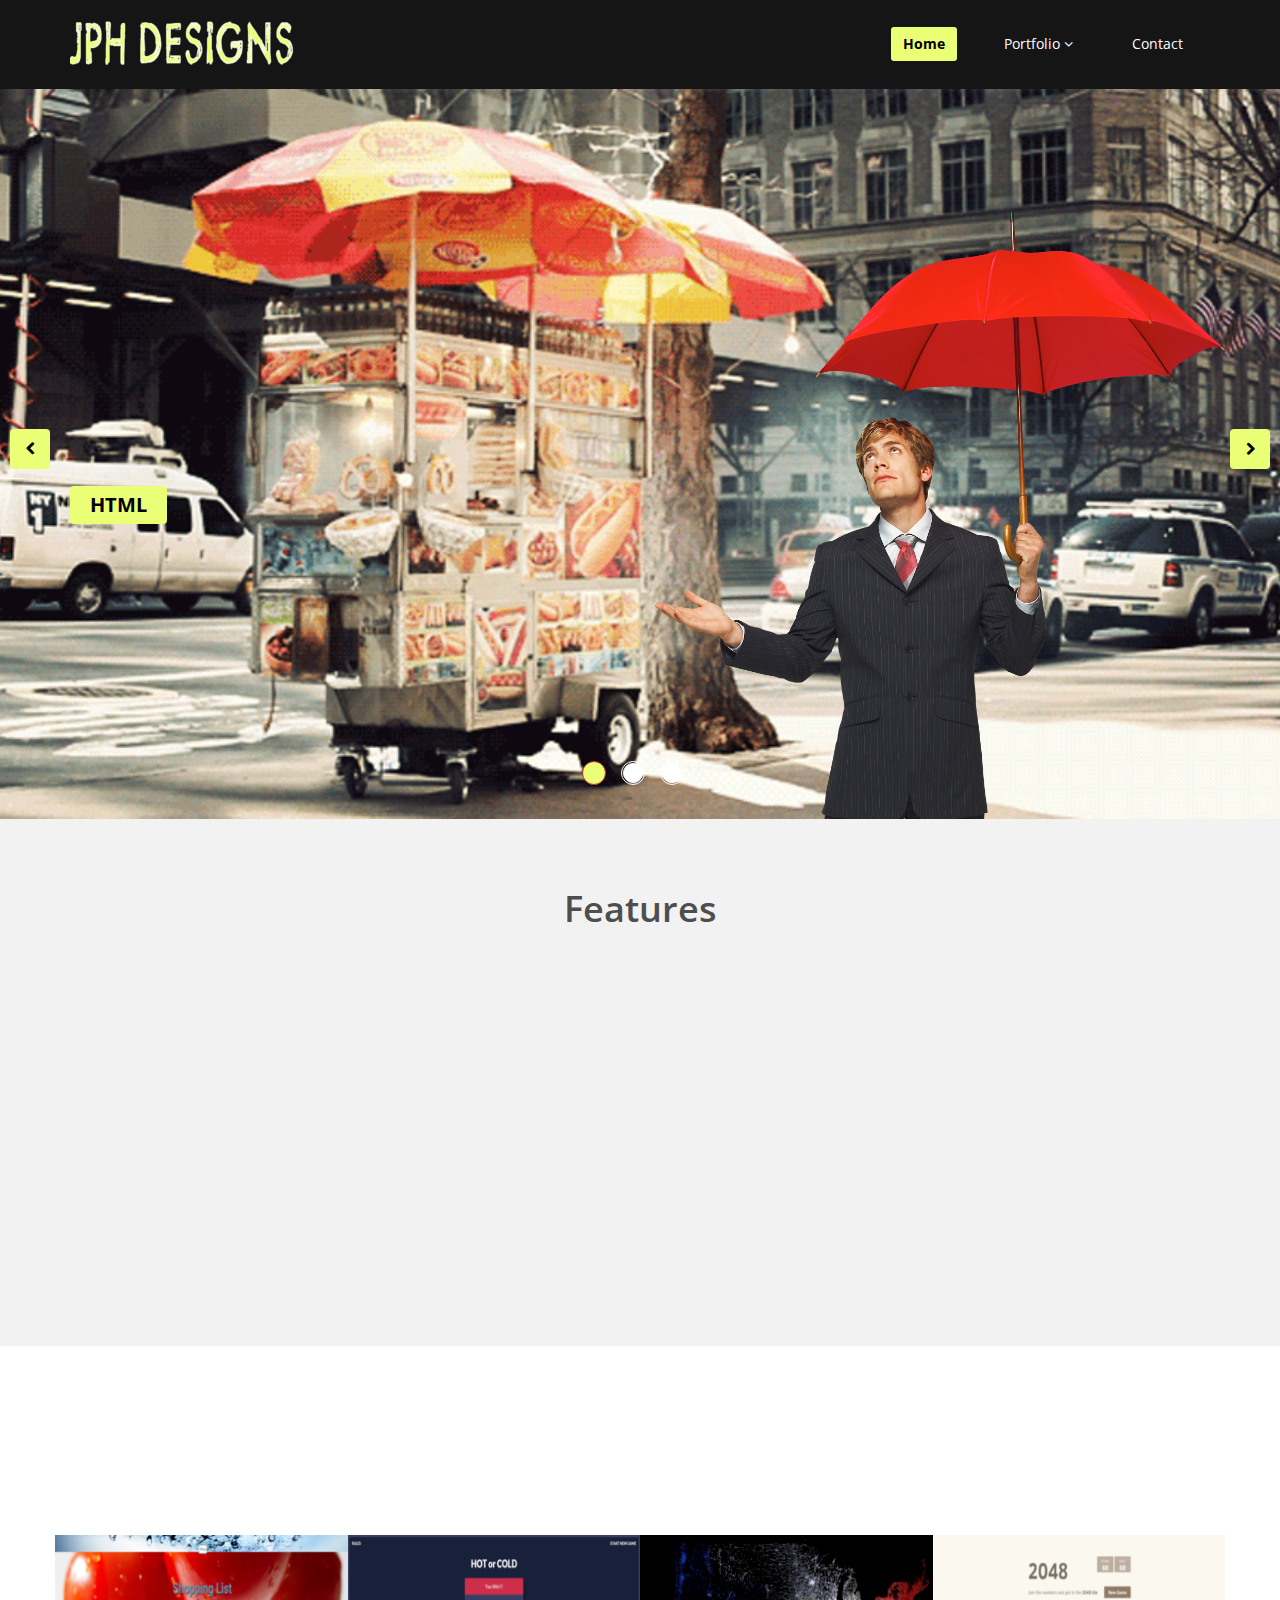
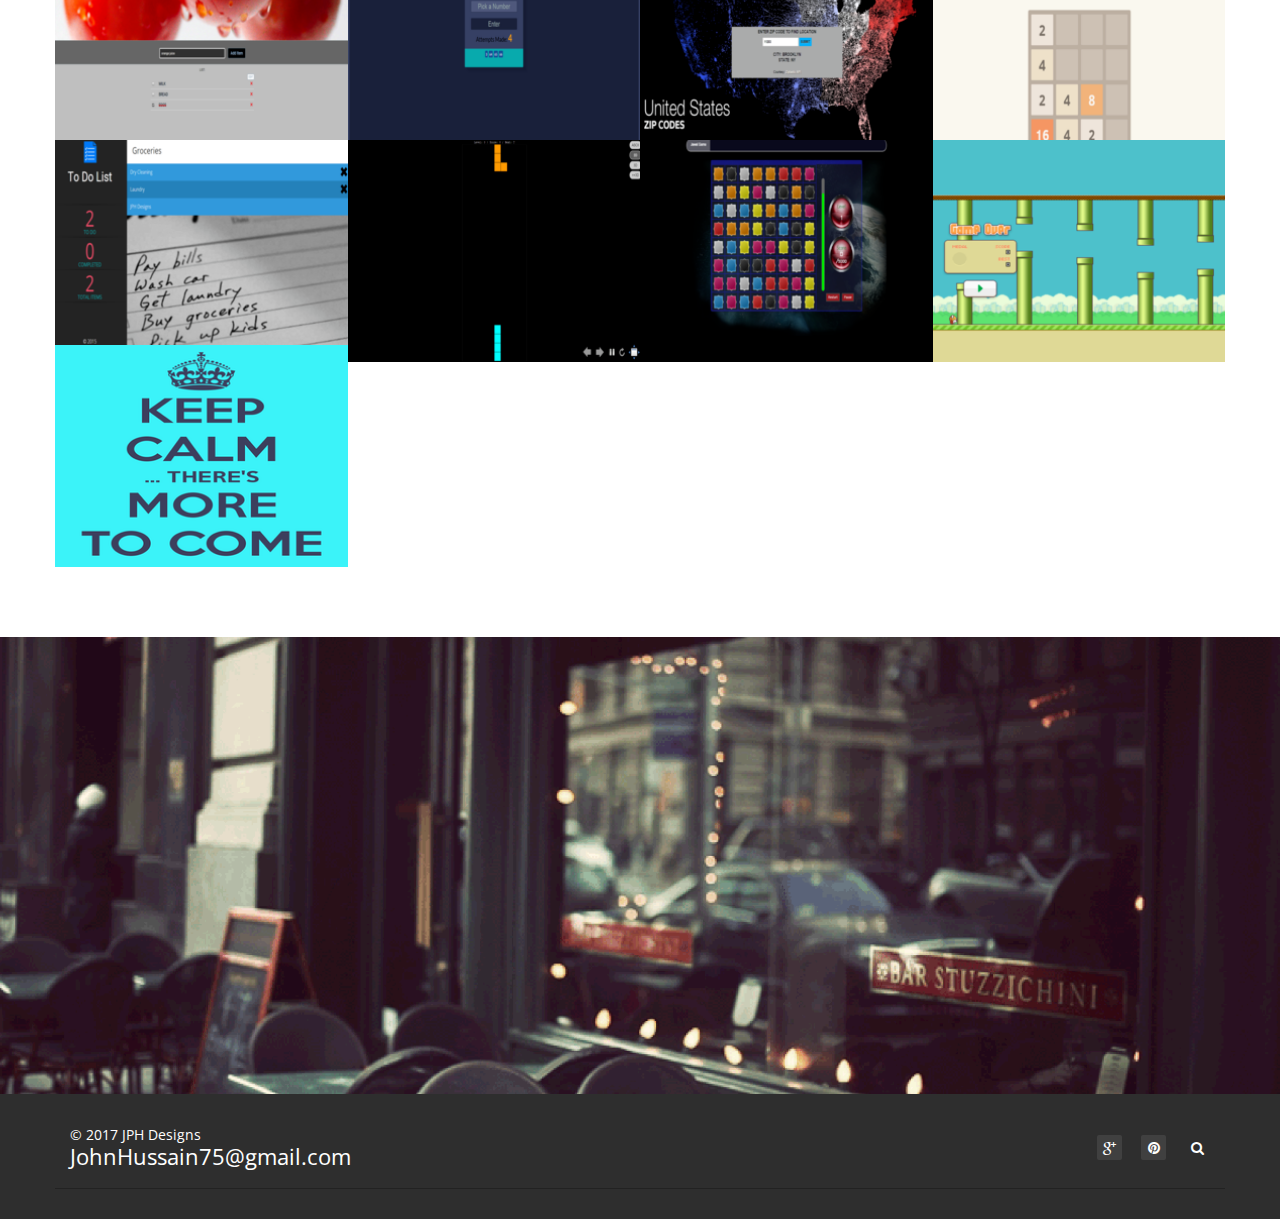
<file: index.html>
<!DOCTYPE html>
<html lang="en">
<head>
    <meta charset="utf-8">
    <meta name="viewport" content="width=device-width, initial-scale=1.0">
    <meta name="description" content="">
    <meta name="author" content="">
    <meta name="p:domain_verify" content="be43ebb4d2b48674e283b7a1b847fe05"/>
    <title>JPH Designs</title>
	
	<!-- core CSS -->
    <link href="css/bootstrap.min.css" rel="stylesheet">
    <link href="css/font-awesome.min.css" rel="stylesheet">
    <link href="css/animate.min.css" rel="stylesheet">
    <link href="css/prettyPhoto.css" rel="stylesheet">
    <link href="css/main.css" rel="stylesheet">
    <link href="css/responsive.css" rel="stylesheet">
    <!--[if lt IE 9]>
    <script src="js/html5shiv.js"></script>
    <script src="js/respond.min.js"></script>
    <![endif]-->       
    <link rel="shortcut icon" href="favicon.ico">
   
</head><!--/head-->

<body class="homepage">

    <header id="header">

        <nav class="navbar navbar-inverse" role="banner">
            <div class="container">
                <div class="navbar-header">
                    <button type="button" class="navbar-toggle" data-toggle="collapse" data-target=".navbar-collapse">
                        <span class="sr-only">Toggle navigation</span>
                        <span class="icon-bar"></span>
                        <span class="icon-bar"></span>
                        <span class="icon-bar"></span>
                    </button>
                    <a target="_blank" class="navbar-brand" href="https://github.com/JohnPH75"><img src="images/logo.png" alt="logo"></a>
                </div>
				
                <div class="collapse navbar-collapse navbar-right">
                    <ul class="nav navbar-nav">
                        <li class="active"><a href="index.html">Home</a></li>
                        
                        <li class="dropdown">
                            <a href="#" class="dropdown-toggle" data-toggle="dropdown">Portfolio <i class="fa fa-angle-down"></i></a>
                            <ul class="dropdown-menu">
                                <li><a target="_blank" href="http://johnph75.github.io/shopping-list/">Shopping List</a></li>
                                <li><a target="_blank" href="http://johnph75.github.io/hot-or-cold/">Hot or Cold</a></li>
                                <li><a target="_blank" href="http://johnph75.github.io/ziptastic-API-hack/">Zipcode Locator</a></li>
                                <li><a target="_blank" href="2048.html">2048 Clone</a></li>
                                <li><a target="_blank" href="list.html">Things To Do</a></li>
                                <li><a target="_blank" href="tetris.html">Tetris Clone</a></li>
                                <li><a target="_blank" href="jewels.html">Jewel Game</a></li>

                                <li><a target="_blank" href="loopybird.html">Loopy Bird</a></li>
                                
                            </ul>
                        </li>
                       <!--  <li><a target="_blank" href="https://dajjay.wordpress.com/">Blog</a></li> -->

                        <li><a href="contact-us.html">Contact</a></li>
                    </ul>
                </div>
            </div><!--/.container-->
        </nav><!--/nav-->
		
    </header><!--/header-->

    <section id="main-slider" class="no-margin">
        <div class="carousel slide">
            <ol class="carousel-indicators">
                <li data-target="#main-slider" data-slide-to="0" class="active"></li>
                <li data-target="#main-slider" data-slide-to="1"></li>
                <li data-target="#main-slider" data-slide-to="2"></li>
            </ol>
            <div class="carousel-inner">

                <div class="item active" style="background-image: url(images/slider/slider1.gif)">
                    <div class="container">
                        <div class="row slide-margin">
                            <div class="col-sm-6">
                                <div class="carousel-content">
                                    <h1 class="animation animated-item-1">JPH Designs</h1>
                                    <h2 class="animation animated-item-2">HTML</h2>
                                   
                                </div>
                            </div>

                            <div class="col-sm-6 hidden-xs animation animated-item-4">
                                <div class="slider-img">
                                    <img src="images/slider/img1.png" class="img-responsive">
                                </div>
                            </div>

                        </div>
                    </div>
                </div><!--/.item-->

                <div class="item" style="background-image: url(images/slider/slider2.gif)">
                    <div class="container">
                        <div class="row slide-margin">
                            <div class="col-sm-6">
                                <div class="carousel-content">
                                    <h1 class="animation animated-item-1">Web Development</h1>
                                    <h2 class="animation animated-item-2">CSS</h2>
                                    
                                </div>
                            </div>

                            <div class="col-sm-6 hidden-xs animation animated-item-4">
                                <!-- <div class="slider-img">
                                    <img src="images/slider/img2.png" class="img-responsive">
                                </div> -->
                            </div>

                        </div>
                    </div>
                </div><!--/.item-->

                <div class="item" style="background-image: url(images/slider/slider3.gif)">
                    <div class="container">
                        <div class="row slide-margin">
                            <div class="col-sm-6">
                                <div class="carousel-content">
                                    <h1 class="animation animated-item-1">Web Design</h1>
                                    <h2 class="animation animated-item-2">javaScript</h2>
                                    
                                </div>
                            </div>
                            <div class="col-sm-6 hidden-xs animation animated-item-4">
                                <!-- <div class="slider-img">
                                    <img src="images/slider/img3.png" class="img-responsive">
                                </div> -->
                            </div>
                        </div>
                    </div>
                </div><!--/.item-->
            </div><!--/.carousel-inner-->
        </div><!--/.carousel-->
        <a class="prev hidden-xs" href="#main-slider" data-slide="prev">
            <i class="fa fa-chevron-left"></i>
        </a>
        <a class="next hidden-xs" href="#main-slider" data-slide="next">
            <i class="fa fa-chevron-right"></i>
        </a>
    </section><!--/#main-slider-->

    <section id="feature" >
        <div class="container">
           <div class="center wow fadeInDown">
                <h2>Features</h2>
                <!-- <p class="lead">Lorem ipsum dolor sit amet, consectetur adipisicing elit, sed do eiusmod tempor incididunt ut <br> et dolore magna aliqua. Ut enim ad minim veniam</p> -->
            </div>

            <div class="row">
                <div class="features">
                    <div class="col-md-4 col-sm-6 wow fadeInDown" data-wow-duration="1000ms" data-wow-delay="600ms">
                        <div class="feature-wrap">
                            <i class="fa fa-bolt"></i>
                            <h2>Clean design</h2>
                            <!-- <h3>Lorem ipsum dolor sit amet, consectetur adipisicing elit</h3> -->
                        </div>
                    </div><!--/.col-md-4-->

                    <div class="col-md-4 col-sm-6 wow fadeInDown" data-wow-duration="1000ms" data-wow-delay="600ms">
                        <div class="feature-wrap">
                            <i class="fa fa-code"></i>
                            <h2>Retina ready</h2>
                            <!-- <h3>Lorem ipsum dolor sit amet, consectetur adipisicing elit</h3> -->
                        </div>
                    </div><!--/.col-md-4-->

                    <div class="col-md-4 col-sm-6 wow fadeInDown" data-wow-duration="1000ms" data-wow-delay="600ms">
                        <div class="feature-wrap">
                            <i class="fa fa-cogs"></i>
                            <h2>Easy to navigate</h2>
                           <!--  <h3>Lorem ipsum dolor sit amet, consectetur adipisicing elit</h3> -->
                        </div>
                    </div><!--/.col-md-4-->
                
                    <div class="col-md-4 col-sm-6 wow fadeInDown" data-wow-duration="1000ms" data-wow-delay="600ms">
                        <div class="feature-wrap">
                            <i class="fa fa-desktop"></i>
                            <h2>Responsive</h2>
                            <!-- <h3>Lorem ipsum dolor sit amet, consectetur adipisicing elit</h3> -->
                        </div>
                    </div><!--/.col-md-4-->

                    <div class="col-md-4 col-sm-6 wow fadeInDown" data-wow-duration="1000ms" data-wow-delay="600ms">
                        <div class="feature-wrap">
                            <i class="fa fa-laptop"></i>
                            <h2>Across all</h2>
                            <!-- <h3>Lorem ipsum dolor sit amet, consectetur adipisicing elit</h3> -->
                        </div>
                    </div><!--/.col-md-4-->

                    <div class="col-md-4 col-sm-6 wow fadeInDown" data-wow-duration="1000ms" data-wow-delay="600ms">
                        <div class="feature-wrap">
                            <i class="fa fa-mobile"></i>
                            <h2>Devices</h2>
                            <!-- <h3>Lorem ipsum dolor sit amet, consectetur adipisicing elit</h3> -->
                        </div>
                    </div><!--/.col-md-4-->
                </div><!--/.services-->
            </div><!--/.row-->    
        </div><!--/.container-->
    </section><!--/#feature-->

    <section id="recent-works">
        <div class="container">
            <div class="center wow fadeInDown">
                <h2>Portfolio</h2>
                These are just a few of the apps I've been working on.  I can only keep getting better.
            </div>

            <div class="row">
                <div class="col-xs-12 col-sm-4 col-md-3">
                    <div class="recent-work-wrap">
                        <img class="img-responsive" src="images/portfolio/recent/item1.png" alt="">
                        <div class="overlay">
                            <div class="recent-work-inner">
                                <h3><a target="_blank" href="http://johnph75.github.io/shopping-list/">Shopping List App</a> </h3>
                                <p>A simple design that lets you input items, check items off and delete them.</p>
                                <a class="preview" href="images/portfolio/full/item1.png" rel="prettyPhoto"><i class="fa fa-eye"></i> View</a>
                            </div> 
                        </div>
                    </div>
                </div>   

                <div class="col-xs-12 col-sm-4 col-md-3">
                    <div class="recent-work-wrap">
                        <img class="img-responsive" src="images/portfolio/recent/item2.png" alt="">
                        <div class="overlay">
                            <div class="recent-work-inner">
                                <h3><a target="_blank" href="http://johnph75.github.io/hot-or-cold/">Hot or Cold Game</a></h3>
                                <p>A game that lets you guess a number the computer has randomly chosen. </p>
                                <a class="preview" href="images/portfolio/full/item2.png" rel="prettyPhoto"><i class="fa fa-eye"></i> View</a>
                            </div> 
                        </div>
                    </div>
                </div> 

                <div class="col-xs-12 col-sm-4 col-md-3">
                    <div class="recent-work-wrap">
                        <img class="img-responsive" src="images/portfolio/recent/item3.png" alt="">
                        <div class="overlay">
                            <div class="recent-work-inner">
                                <h3><a target="_blank" href="http://johnph75.github.io/ziptastic-API-hack/">Zipcode Locator </a></h3>
                                <p>This makes use of the Ziptastic API.  Input a zipcode and you will be given the location.</p>
                                <a class="preview" href="images/portfolio/full/item3.png" rel="prettyPhoto"><i class="fa fa-eye"></i> View</a>
                            </div> 
                        </div>
                    </div>
                </div>

                <div class="col-xs-12 col-sm-4 col-md-3">
                    <div class="recent-work-wrap">
                        <img class="img-responsive" src="images/portfolio/recent/item4.png" alt="">
                        <div class="overlay">
                            <div class="recent-work-inner">
                                <h3><a target="_blank" href="2048.html">2048 Clone </a></h3>
                                <p>Join the same tiles together to reach the 2048th tile.</p>
                                <a class="preview" href="images/portfolio/full/item4.png" rel="prettyPhoto"><i class="fa fa-eye"></i> View</a>
                            </div> 
                        </div>
                    </div>
                </div>

                <div class="col-xs-12 col-sm-4 col-md-3">
                    <div class="recent-work-wrap">
                        <img class="img-responsive" src="images/portfolio/recent/item5.png" alt="">
                        <div class="overlay">
                            <div class="recent-work-inner">
                                <h3><a target="_blank" href="list.html">Things To Do </a></h3>
                                <p>Simple to do list. Input, cross out and delete items.</p>
                                <a class="preview" href="images/portfolio/full/item5.png" rel="prettyPhoto"><i class="fa fa-eye"></i> View</a>
                            </div> 
                        </div>
                    </div>
                </div>

                <div class="col-xs-12 col-sm-4 col-md-3">
                    <div class="recent-work-wrap">
                        <img class="img-responsive" src="images/portfolio/recent/item6.png" alt="">
                        <div class="overlay">
                            <div class="recent-work-inner">
                                <h3><a target="_blank" href="tetris.html">Tetris Clone </a></h3>
                                <p>Clone of the classic Tetris game.</p>
                                <a class="preview" href="images/portfolio/full/item6.png" rel="prettyPhoto"><i class="fa fa-eye"></i> View</a>
                            </div> 
                        </div>
                    </div>
                </div>

                <div class="col-xs-12 col-sm-4 col-md-3">
                    <div class="recent-work-wrap">
                        <img class="img-responsive" src="images/portfolio/recent/item7.png" alt="">
                        <div class="overlay">
                            <div class="recent-work-inner">
                                <h3><a target="_blank" href="jewels.html">Jewel Game </a></h3>
                                <p>Bejeweled clone.  Match the gems together.</p>
                                <a class="preview" href="images/portfolio/full/item7.png" rel="prettyPhoto"><i class="fa fa-eye"></i> View</a>
                            </div> 
                        </div>
                    </div>
                </div>

                <div class="col-xs-12 col-sm-4 col-md-3">
                    <div class="recent-work-wrap">
                        <img class="img-responsive" src="images/portfolio/recent/item8.png" alt="">
                        <div class="overlay">
                            <div class="recent-work-inner">
                                <h3><a target="_blank" href="loopybird.html">Loopy Bird </a></h3>
                                <p>Flappy Bird clone.  Tap and fly.</p>
                                <a class="preview" href="images/portfolio/full/item8.png" rel="prettyPhoto"><i class="fa fa-eye"></i> View</a>
                            </div> 
                        </div>
                    </div>
                </div>    

                <div class="col-xs-12 col-sm-4 col-md-3">
                    <div class="recent-work-wrap">
                        <img class="img-responsive" src="images/portfolio/recent/item9.png" alt="">
                        <div class="overlay">
                            <div class="recent-work-inner">
                                <h3><a target="_blank" href="https://github.com/JohnPH75">More to come... </a></h3>
                                <p>There's always more where that came from.</p>
                                <a class="preview" href="images/portfolio/full/item9.png" rel="prettyPhoto"><i class="fa fa-eye"></i> View</a>
                            </div> 
                        </div>
                    </div>
                </div>   
                
                <!-- <div class="col-xs-12 col-sm-4 col-md-3">
                    <div class="recent-work-wrap">
                        <img class="img-responsive" src="images/portfolio/recent/item5.png" alt="">
                        <div class="overlay">
                            <div class="recent-work-inner">
                                <h3><a href="#">Business theme</a></h3>
                                <p>There are many variations of passages of Lorem Ipsum available, but the majority</p>
                                <a class="preview" href="images/portfolio/full/item5.png" rel="prettyPhoto"><i class="fa fa-eye"></i> View</a>
                            </div> 
                        </div>
                    </div>
                </div>   

                <div class="col-xs-12 col-sm-4 col-md-3">
                    <div class="recent-work-wrap">
                        <img class="img-responsive" src="images/portfolio/recent/item6.png" alt="">
                        <div class="overlay">
                            <div class="recent-work-inner">
                                <h3><a href="#">Business theme </a></h3>
                                <p>There are many variations of passages of Lorem Ipsum available, but the majority</p>
                                <a class="preview" href="images/portfolio/full/item6.png" rel="prettyPhoto"><i class="fa fa-eye"></i> View</a>
                            </div> 
                        </div>
                    </div>
                </div> 

                <div class="col-xs-12 col-sm-4 col-md-3">
                    <div class="recent-work-wrap">
                        <img class="img-responsive" src="images/portfolio/recent/item7.png" alt="">
                        <div class="overlay">
                            <div class="recent-work-inner">
                                <h3><a href="#">Business theme </a></h3>
                                <p>There are many variations of passages of Lorem Ipsum available, but the majority</p>
                                <a class="preview" href="images/portfolio/full/item7.png" rel="prettyPhoto"><i class="fa fa-eye"></i> View</a>
                            </div> 
                        </div>
                    </div>
                </div>   

                <div class="col-xs-12 col-sm-4 col-md-3">
                    <div class="recent-work-wrap">
                        <img class="img-responsive" src="images/portfolio/recent/item8.png" alt="">
                        <div class="overlay">
                            <div class="recent-work-inner">
                                <h3><a href="#">Business theme </a></h3>
                                <p>There are many variations of passages of Lorem Ipsum available, but the majority</p>
                                <a class="preview" href="images/portfolio/full/item8.png" rel="prettyPhoto"><i class="fa fa-eye"></i> View</a>
                            </div> 
                        </div>
                    </div>
                </div>    -->
            </div><!--/.row-->
        </div><!--/.container-->
    </section><!--/#recent-works-->

    

    

    <section id="partner">
        <div class="container">
            <div class="center wow fadeInDown">
                <h2>JPH Designs</h2>
                <h3 class="lead">Please contact us if you would like a website custom made for you. <br> We specialize in graphic and web design and can handle all aspects of web development, utilizing the latest technologies in HTML, CSS, and Javascript. </h3>
            </div>    

            <div class="partners">
                <ul>
                    <li> <a><img class="img-responsive wow fadeInDown" data-wow-duration="1000ms" data-wow-delay="300ms" src="images/partners/partner1.png"></a></li>
                    <li> <a><img class="img-responsive wow fadeInDown" data-wow-duration="1000ms" data-wow-delay="600ms" src="images/partners/partner2.png"></a></li>
                    <li> <a><img class="img-responsive wow fadeInDown" data-wow-duration="1000ms" data-wow-delay="900ms" src="images/partners/partner3.png"></a></li>
                    <li> <a><img class="img-responsive wow fadeInDown" data-wow-duration="1000ms" data-wow-delay="1200ms" src="images/partners/partner4.png"></a></li>
                    <li> <a><img class="img-responsive wow fadeInDown" data-wow-duration="1000ms" data-wow-delay="1500ms" src="images/partners/partner5.png"></a></li>
                </ul>
            </div>        
        </div><!--/.container-->
    </section><!--/#partner-->

    

    

    <footer id="footer" class="midnight-blue">
        <div class="container">
            <div class="row">
                <div class="col-sm-6">
                    &copy; 2017 <a target="_blank" href="https://github.com/JohnPH75" title="JPH Designs">JPH Designs</a><p>JohnHussain75@gmail.com</p>
                </div>
                 <div class="top-bar">
            <div class="container">
                <div class="row">
                   
                    <div class="col-sm-6 col-xs-8">
                       <div class="social">
                            <ul class="social-share">
                                <li><a target="_blank" href="https://plus.google.com/"><i class="fa fa-google-plus"></i></a></li>
                                <li><a target="_blank" href="https://www.pinterest.com/JohnPH75/"><i class="fa fa-pinterest"></i></a></li>
                               <!--  <li><a href="#"><i class="fa fa-codepen"></i></a></li> 
                                <li><a href="#"><i class="fa fa-dribbble"></i></a></li> -->
                                <li><a target="_blank" href="https://www.google.com/webhp?sourceid=chrome-instant&ion=1&espv=2&ie=UTF-8" id="search"><i class="fa fa-search"></i></a></li>
                            </ul>
                          
                       </div>
                    </div>
                </div>
            </div><!--/.container-->
        </div><!--/.top-bar-->
       
    </footer><!--/#footer-->

    <script src="js/jquery.js"></script>
    <script src="js/bootstrap.min.js"></script>
    <script src="js/jquery.prettyPhoto.js"></script>
    <script src="js/jquery.isotope.min.js"></script>
    <script src="js/main.js"></script>
    <script src="js/wow.min.js"></script>
</body>
</html>
</file>
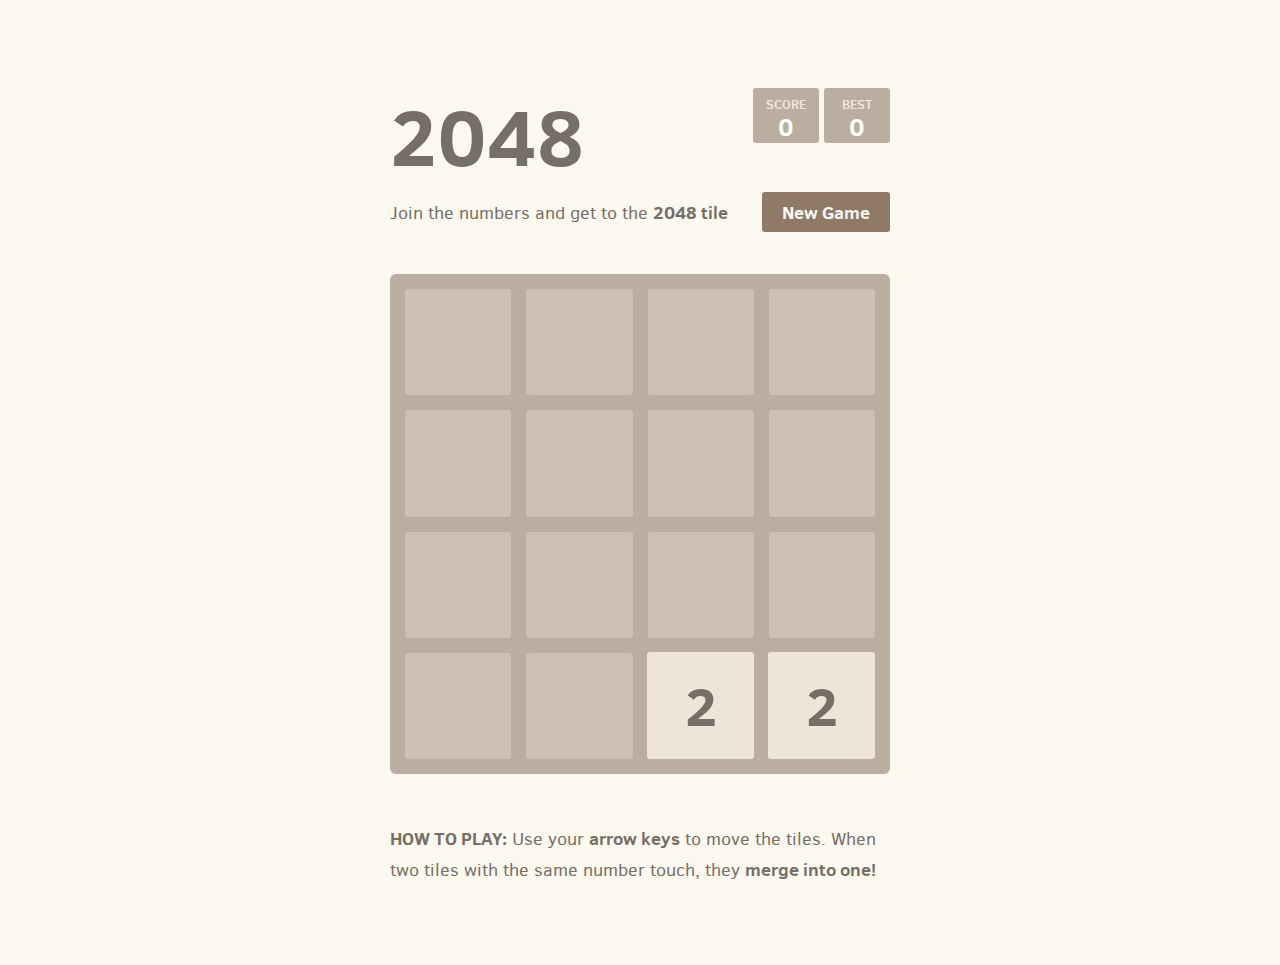
<file: 2048.html>
<!DOCTYPE html>
<html>
<head>
  <meta charset="utf-8">
  <title>2048 Clone</title>

  <link href="style/main.css" rel="stylesheet" type="text/css">
  <link rel="shortcut icon" href="favicon.ico">
  <link rel="apple-touch-icon" href="meta/apple-touch-icon.png">
  <link rel="apple-touch-startup-image" href="meta/apple-touch-startup-image-640x1096.png" media="(device-width: 320px) and (device-height: 568px) and (-webkit-device-pixel-ratio: 2)"> <!-- iPhone 5+ -->
  <link rel="apple-touch-startup-image" href="meta/apple-touch-startup-image-640x920.png"  media="(device-width: 320px) and (device-height: 480px) and (-webkit-device-pixel-ratio: 2)"> <!-- iPhone, retina -->
  <meta name="apple-mobile-web-app-capable" content="yes">
  <meta name="apple-mobile-web-app-status-bar-style" content="black">

  <meta name="HandheldFriendly" content="True">
  <meta name="MobileOptimized" content="320">
  <meta name="viewport" content="width=device-width, target-densitydpi=160dpi, initial-scale=1.0, maximum-scale=1, user-scalable=no, minimal-ui">
</head>
<body>
  <div class="container">
    <div class="heading">
      <h1 class="title">2048</h1>
      <div class="scores-container">
        <div class="score-container">0</div>
        <div class="best-container">0</div>
      </div>
    </div>

    <div class="above-game">
      <p class="game-intro">Join the numbers and get to the <strong>2048 tile</strong></p>
      <a class="restart-button">New Game</a>
    </div>

    <div class="game-container">
      <div class="game-message">
        <p></p>
        <div class="lower">
	        <a class="keep-playing-button">Keep going</a>
          <a class="retry-button">Try again</a>
        </div>
      </div>

      <div class="grid-container">
        <div class="grid-row">
          <div class="grid-cell"></div>
          <div class="grid-cell"></div>
          <div class="grid-cell"></div>
          <div class="grid-cell"></div>
        </div>
        <div class="grid-row">
          <div class="grid-cell"></div>
          <div class="grid-cell"></div>
          <div class="grid-cell"></div>
          <div class="grid-cell"></div>
        </div>
        <div class="grid-row">
          <div class="grid-cell"></div>
          <div class="grid-cell"></div>
          <div class="grid-cell"></div>
          <div class="grid-cell"></div>
        </div>
        <div class="grid-row">
          <div class="grid-cell"></div>
          <div class="grid-cell"></div>
          <div class="grid-cell"></div>
          <div class="grid-cell"></div>
        </div>
      </div>

      <div class="tile-container">

      </div>
    </div>

    <p class="game-explanation">
      <strong class="important">How to play:</strong> Use your <strong>arrow keys</strong> to move the tiles. When two tiles with the same number touch, they <strong>merge into one!</strong>
    </p>
    
  </div>

  <script src="js/bind_polyfill.js"></script>
  <script src="js/classlist_polyfill.js"></script>
  <script src="js/animframe_polyfill.js"></script>
  <script src="js/keyboard_input_manager.js"></script>
  <script src="js/html_actuator.js"></script>
  <script src="js/grid.js"></script>
  <script src="js/tile.js"></script>
  <script src="js/local_storage_manager.js"></script>
  <script src="js/game_manager.js"></script>
  <script src="js/application.js"></script>
</body>
</html>
</file>
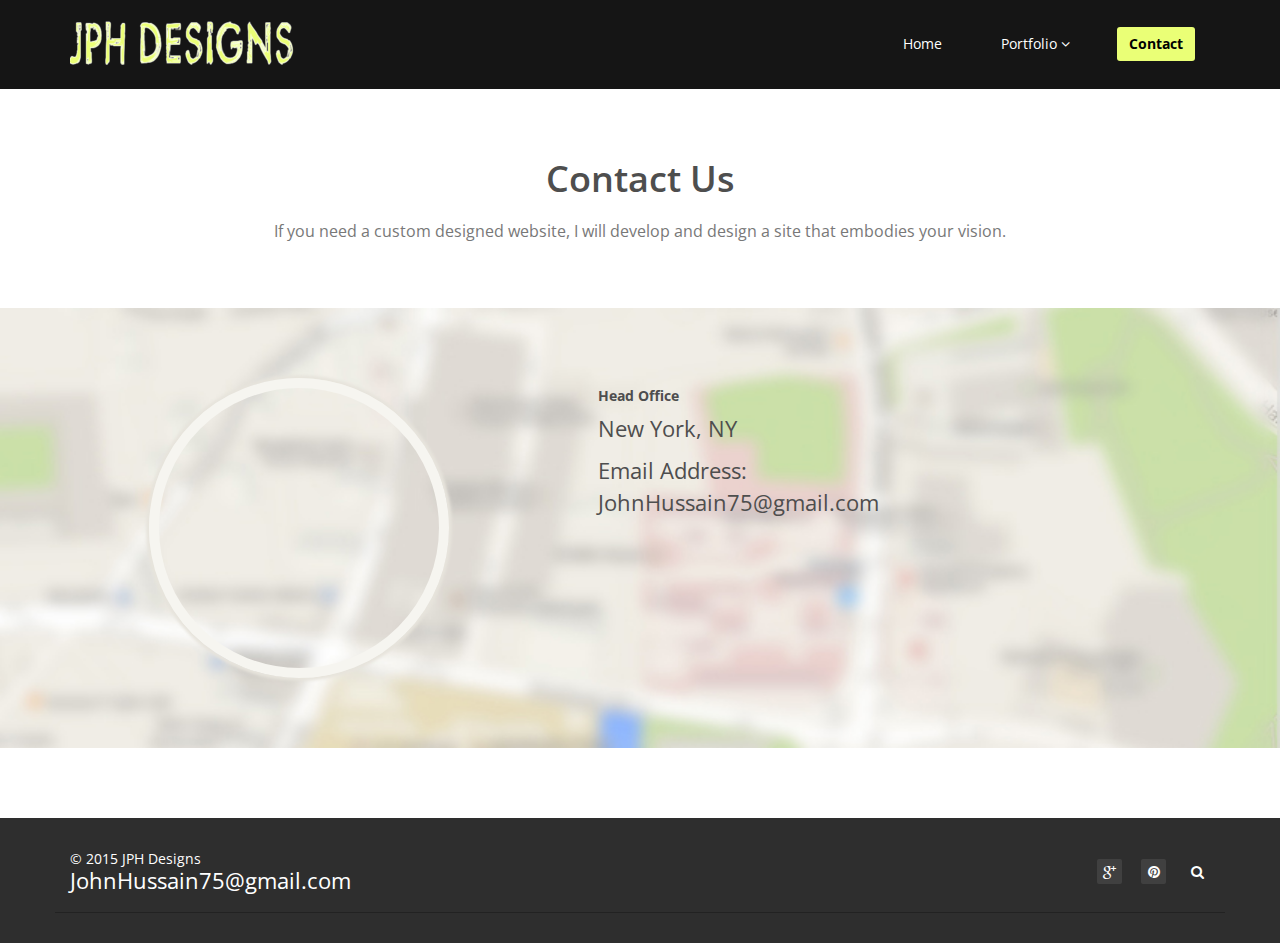
<file: contact-us.html>
<!DOCTYPE html>
<html lang="en">
<head>
    <meta charset="utf-8">
    <meta name="viewport" content="width=device-width, initial-scale=1.0">
    <meta name="description" content="">
    <meta name="author" content="">
    <title>JPH Designs</title>
    
    <!-- core CSS -->
    <link href="css/bootstrap.min.css" rel="stylesheet">
    <link href="css/font-awesome.min.css" rel="stylesheet">
    <link href="css/prettyPhoto.css" rel="stylesheet">
    <link href="css/animate.min.css" rel="stylesheet">
    <link href="css/main.css" rel="stylesheet">
    <link href="css/responsive.css" rel="stylesheet">
    
    <!--[if lt IE 9]>
    <script src="js/html5shiv.js"></script>
    <script src="js/respond.min.js"></script>
    <![endif]-->       
    <link rel="shortcut icon" href="favicon.ico">
</head><!--/head-->

<body>

    <header id="header">
       

        <nav class="navbar navbar-inverse" role="banner">
            <div class="container">
                <div class="navbar-header">
                    <button type="button" class="navbar-toggle" data-toggle="collapse" data-target=".navbar-collapse">
                        <span class="sr-only">Toggle navigation</span>
                        <span class="icon-bar"></span>
                        <span class="icon-bar"></span>
                        <span class="icon-bar"></span>
                    </button>
                    <a class="navbar-brand" href="index.html"><img src="images/logo.png" alt="logo"></a>
                </div>
                
                <div class="collapse navbar-collapse navbar-right">
                    <ul class="nav navbar-nav">
                        <li><a href="index.html">Home</a></li>
                        
                        <li class="dropdown">
                            <a href="#" class="dropdown-toggle" data-toggle="dropdown">Portfolio <i class="fa fa-angle-down"></i></a>
                            <ul class="dropdown-menu">
                                <li><a target="_blank" href="http://johnph75.github.io/shopping-list/">Shopping List</a></li>
                                <li><a target="_blank" href="http://johnph75.github.io/hot-or-cold/">Hot or Cold</a></li>
                                <li><a target="_blank" href="http://johnph75.github.io/ziptastic-API-hack/">Zipcode Locator</a></li>
                                <li><a target="_blank" href="2048.html">2048 Clone</a></li>
                                <li><a target="_blank" href="list.html">Things To Do</a></li>
                                <li><a target="_blank" href="tetris.html">Tetris Clone</a></li>
                                <li><a target="_blank" href="jewels.html">Jewel Game</a></li>

                                <li><a target="_blank" href="loopybird.html">Loopy Bird</a></li>
                                
                            </ul>
                        </li>
                       <!--  <li><a target="_blank" href="https://dajjay.wordpress.com/">Blog</a></li>  -->
                        <li class="active"><a href="contact-us.html">Contact</a></li>                        
                    </ul>
                </div>
            </div><!--/.container-->
        </nav><!--/nav-->
    </header><!--/header-->

    <section id="contact-info">
        <div class="center">                
            <h2>Contact Us</h2>
            <h3>If you need a custom designed website, I will develop and design a site that embodies your vision.</h3>
        </div>
        <div class="gmap-area">
            <div class="container">
                <div class="row">
                    <div class="col-sm-5 text-center">
                        <div class="gmap">
                            <iframe frameborder="0" scrolling="no" marginheight="0" marginwidth="0" src="https://maps.google.co.in/maps?f=q&amp;source=s_q&amp;hl=en&amp;geocode=&amp;q=New+York,+NY,+United+States&amp;aq=4&amp;oq=light&amp;sll=40.7976955,-73.9247932&amp;sspn=0.04941,0.104628&amp;ie=UTF8&amp;hq=&amp;hnear=New+York,+New+York,+United+States&amp;t=m&amp;z=14&amp;ll=40.7976955,-73.9247932&amp;output=embed"></iframe>
                        </div>
                    </div>

                    <div class="col-sm-7 map-content">
                        <ul class="row">
                            <li class="col-sm-6">
                                <address>
                                    <h5>Head Office</h5>
                                    <p>New York,
                                    NY</p>
                                    <p>
                                    Email Address: JohnHussain75@gmail.com</p>
                                </address>

                              <!--   <address>
                                    <h5>Zonal Office</h5>
                                    <p>1537 Flint Street <br>
                                    Tumon, MP 96911</p>                                
                                    <p>Phone:670-898-2847 <br>
                                    Email Address:info@domain.com</p>
                                </address> -->
                            </li>


                            <!-- <li class="col-sm-6">
                                <address>
                                    <h5>Zone#2 Office</h5>
                                    <p>1537 Flint Street <br>
                                    Tumon, MP 96911</p>
                                    <p>Phone:670-898-2847 <br>
                                    Email Address:info@domain.com</p>
                                </address>

                                <address>
                                    <h5>Zone#3 Office</h5>
                                    <p>1537 Flint Street <br>
                                    Tumon, MP 96911</p>
                                    <p>Phone:670-898-2847 <br>
                                    Email Address:info@domain.com</p>
                                </address>
                            </li> -->
                        </ul>
                    </div>
                </div>
            </div>
        </div>
    </section>  <!--/gmap_area -->

    

    

    <footer id="footer" class="midnight-blue">
        <div class="container">
            <div class="row">
                <div class="col-sm-6">
                    &copy; 2015 <a target="_blank" href="https://github.com/JohnPH75" title="JPH Designs">JPH Designs</a><p>JohnHussain75@gmail.com</p>
                </div>
                 <div class="top-bar">
            <div class="container">
                <div class="row">
                   
                    <div class="col-sm-6 col-xs-8">
                       <div class="social">
                            <ul class="social-share">
                                <li><a target="_blank" href="https://plus.google.com/"><i class="fa fa-google-plus"></i></a></li>
                                <li><a target="_blank" href="https://www.pinterest.com/JohnPH75/"><i class="fa fa-pinterest"></i></a></li>
                               <!--  <li><a href="#"><i class="fa fa-wordpress"></i></a></li> 
                                <li><a href="#"><i class="fa fa-dribbble"></i></a></li> -->
                                <li><a target="_blank" href="https://www.google.com/webhp?sourceid=chrome-instant&ion=1&espv=2&ie=UTF-8" id="search"><i class="fa fa-search"></i></a></li>
                            </ul>
                          
                       </div>
                    </div>
                </div>
            </div><!--/.container-->
        </div><!--/.top-bar-->
       
    </footer><!--/#footer-->

    <script src="js/jquery.js"></script>
    <script src="js/bootstrap.min.js"></script>
    <script src="js/jquery.prettyPhoto.js"></script>
    <script src="js/jquery.isotope.min.js"></script>
    <script src="js/main.js"></script>
    <script src="js/wow.min.js"></script>
</body>
</html>
</file>
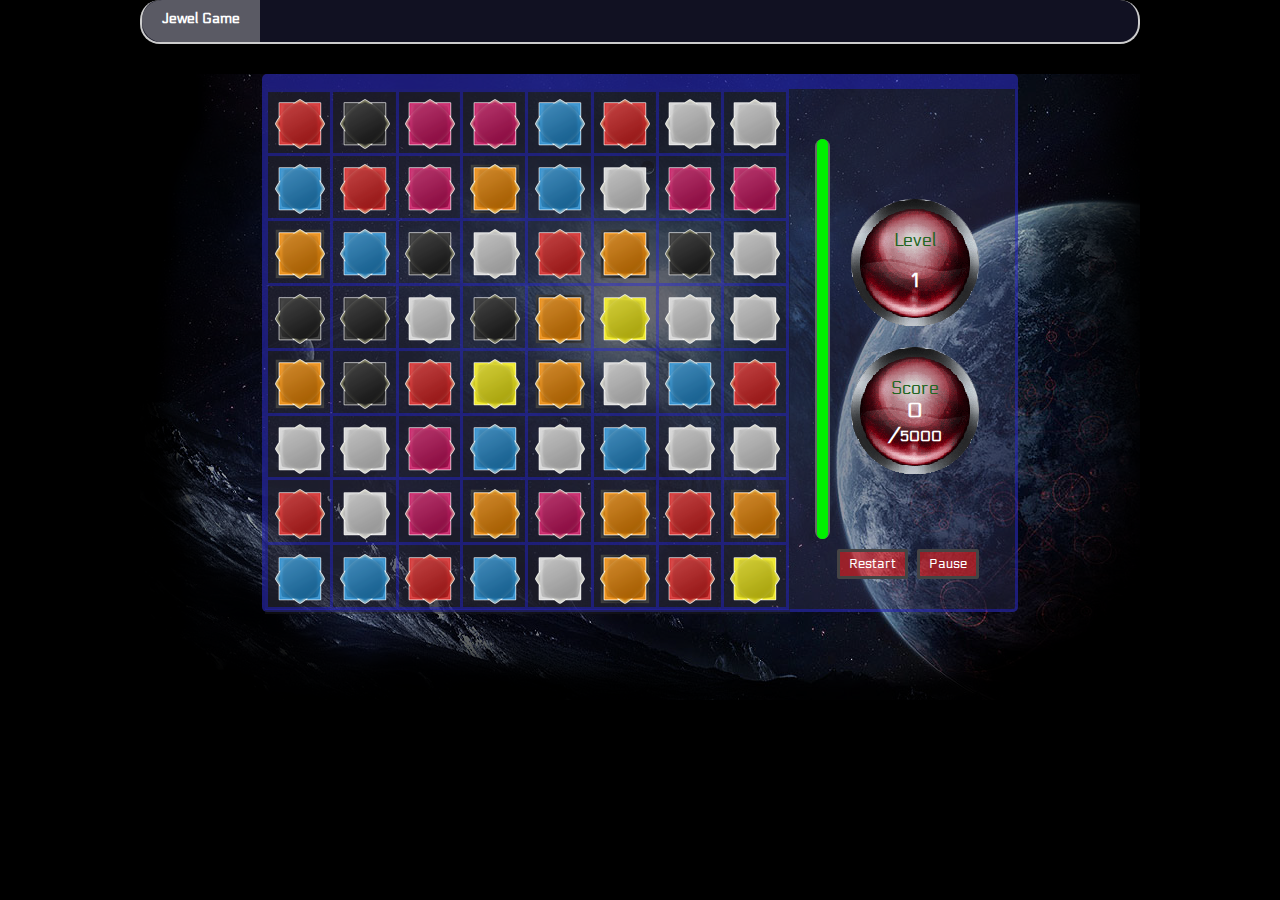
<file: jewels.html>
<!DOCTYPE html>
<html>
<head>
	<meta charset="utf-8" />
	
	<title>Jewel Game</title>

	 <link rel="shortcut icon" href="favicon.ico">
	<link rel="stylesheet" type="text/css" href="css/screen.css" />
	<link rel="stylesheet" type="text/css" href="css/game.css" />
	<link href='http://fonts.googleapis.com/css?family=Electrolize' rel='stylesheet' type='text/css'>
</head>
<body>
	<div id="content">
		<header>
			<nav>
				
				<a href="jewels.html" class="current_menu">Jewel Game</a>
				
			</nav>
		</header>
		<div id="game_content">
			<div id="player_info">
				<div id="time_gauge"><div id="current_gauge"></div></div>
				<p id="level_text">Level</p><div id="level">1</div>
				<p>Score</p><div id="total_score"><span id="current_score">0</span><br/>/<span id="goal_score">5000</span></div>
				<button id="restart_bt">Restart</button>
				<button id="pause_bt">Pause</button>
			</div>
			<div id="grid"></div>
		</div>
	</div>


	<script type="text/javascript" src="js/util.js"></script>
	<script type="text/javascript" src="js/game/capabilities/item.js"></script>
	<script type="text/javascript" src="js/game/init.js"></script>
	<script type="text/javascript" src="js/game/timer.js"></script>
	<script type="text/javascript" src="js/game/level.js"></script>
	<script type="text/javascript" src="js/game/hint.js"></script>
	<script type="text/javascript" src="js/game/score.js"></script>
	<script type="text/javascript" src="js/game/streak.js"></script>
	<script type="text/javascript" src="js/game/bonus.js"></script>
	<script type="text/javascript" src="js/game/classes/Gem.js"></script>
	<script type="text/javascript" src="js/game/classes/Bomb.js"></script>
	<script type="text/javascript" src="js/game/classes/Popup.js"></script>
	<script type="text/javascript" src="js/game/main.js"></script>
</body>
</html>
</file>
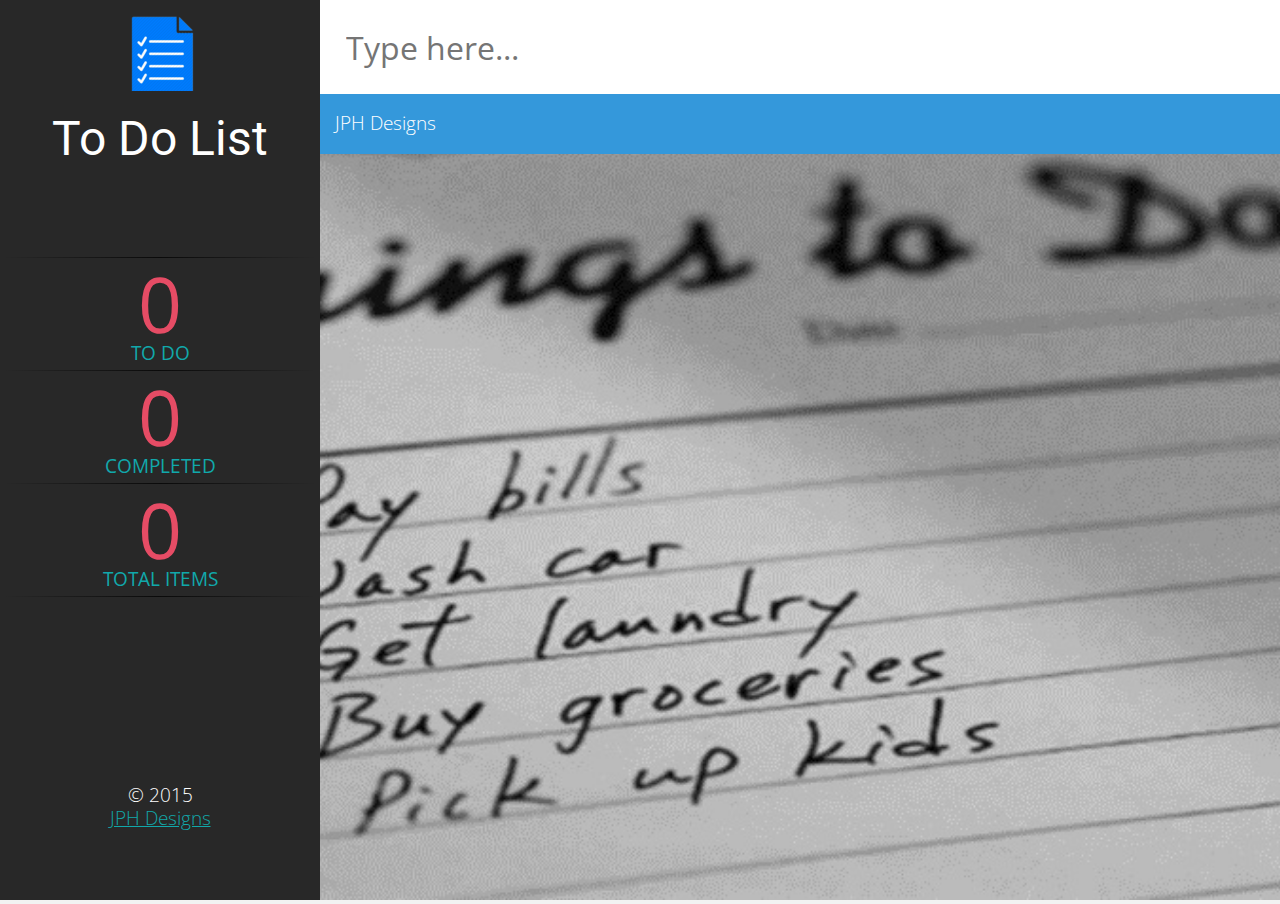
<file: list.html>
<!DOCTYPE html>
<html lang="en">
	<head>

		<title>To Do List</title>

		<!-- Meta Tags -->
		<meta charset="utf-8"/>
		
		<meta name="viewport" content="width=device-width, initial-scale=1.0, maximum-scale=1.0"/>

		<!-- Favicon -->
		<link rel="shortcut icon" href="favicon.ico">

		<!-- Stylesheets -->
		 <link href='http://fonts.googleapis.com/css?family=Roboto:400,500,300' rel='stylesheet' type='text/css'>
		<link href='http://fonts.googleapis.com/css?family=Open+Sans:300italic,400,300' rel='stylesheet' type='text/css'>
		<link rel="stylesheet" href="styles/style.css"/> 

		<!-- JavaScript -->
		<script type="text/javascript" src="function/jquery-1.10.2.min.js"></script>
		<script type="text/javascript" src="function/jquery-ui.js"></script>
		<script type="text/javascript" src="function/action.js"></script>
	
	</head>
	<body>
		<section class="left">
			<header>
				<a href="index.html" class="logo"></a>
				<h1>To Do List</h1>
			</header>
			<div class="count-container">
				<hr>
				<p class="count"><span id="do">0</span> TO DO</p>
				<hr>
				<p class="count"><span id="done">0</span> COMPLETED</p>
				<hr>
				<p class="count"><span id="total">0</span> TOTAL ITEMS</p>
				<hr>
			</div>
			<footer>
				<p>&copy; 2015 <span class="love">  </span>  <a href="#">JPH Designs</a></p>
			</footer>
		</section>

		<section class="right"> <!-- App Section -->
			<form>
				<input type="text" name="newItem" id="newItem" class="textBox" autocomplete="off" placeholder="Type here..." required/>
			</form>
			
			<ul id="list" class="listitem">
				<li class="item">
					JPH Designs
				</li>
				
			</ul>

		</section>
	</body>
</html>
</file>
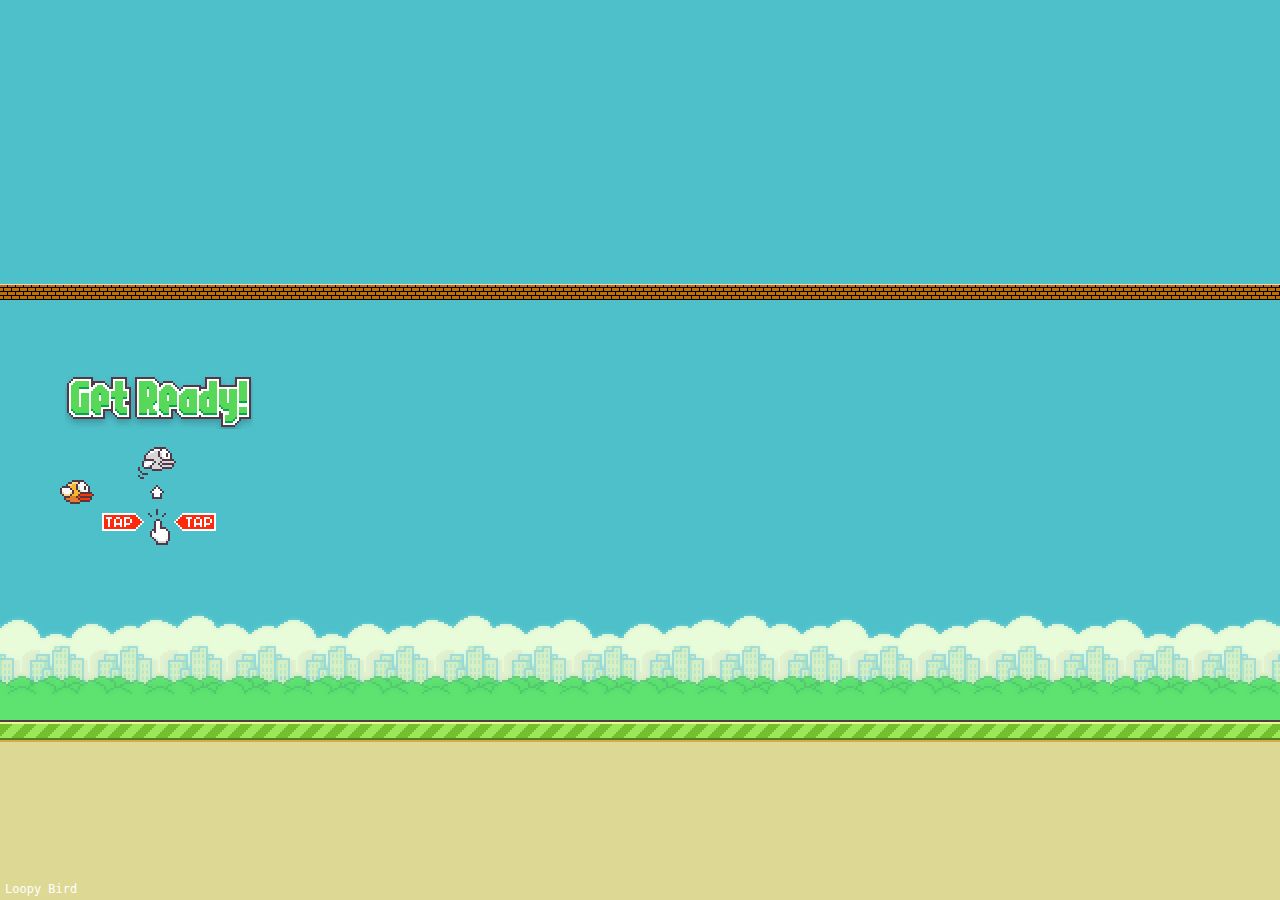
<file: loopybird.html>
<!DOCTYPE html>
<html lang="en">


   <head>
      <title>Loopy Bird</title>
      <meta http-equiv="content-type" content="text/html; charset=utf-8" />
      
      <meta name="viewport" content="width=device-width, initial-scale=1.0, maximum-scale=1.0, user-scalable=0" />

      <!-- Open Graph tags -->
      <meta property="og:title" content="Loopy Bird" />
      <meta property="og:description" content="play loopy bird. a remake of popular game flappy bird using just html/css/js" />
      <meta property="og:type" content="website" />
      
      <meta property="og:site_name" content="Loopy Bird" />
      
      <!-- Style sheets -->
      <link href="css/reset.css" rel="stylesheet">
      <link href="css/main2.css" rel="stylesheet">
      <link rel="shortcut icon" href="favicon.ico">
   </head>
   <body>
      <div id="gamecontainer">
         <div id="gamescreen">
            <div id="sky" class="animated">
               <div id="flyarea">
                  <div id="ceiling" class="animated"></div>
                  <!-- This is the flying and pipe area container -->
                  <div id="player" class="bird animated"></div>
                  
                  <div id="bigscore"></div>
                  
                  <div id="splash"></div>
                  
                  <div id="scoreboard">
                     <div id="medal"></div>
                     <div id="currentscore"></div>
                     <div id="highscore"></div>
                     <div id="replay"><img src="assets/replay.png" alt="replay"></div>
                  </div>
                  
                  <!-- Pipes go here! -->
               </div>
            </div>
            <div id="land" class="animated"><div id="debug"></div></div>
         </div>
      </div>
      <div id="footer">
         <a href="#">Loopy Bird</a>
      </div>
      <div class="boundingbox" id="playerbox"></div>
      <div class="boundingbox" id="pipebox"></div>
      
      <script src="js/jquery.min.js"></script>
      <script src="js/jquery.transit.min.js"></script>
      <script src="js/buzz.min.js"></script>
      <script src="js/main2.js"></script>
   </body>
</html>
</file>
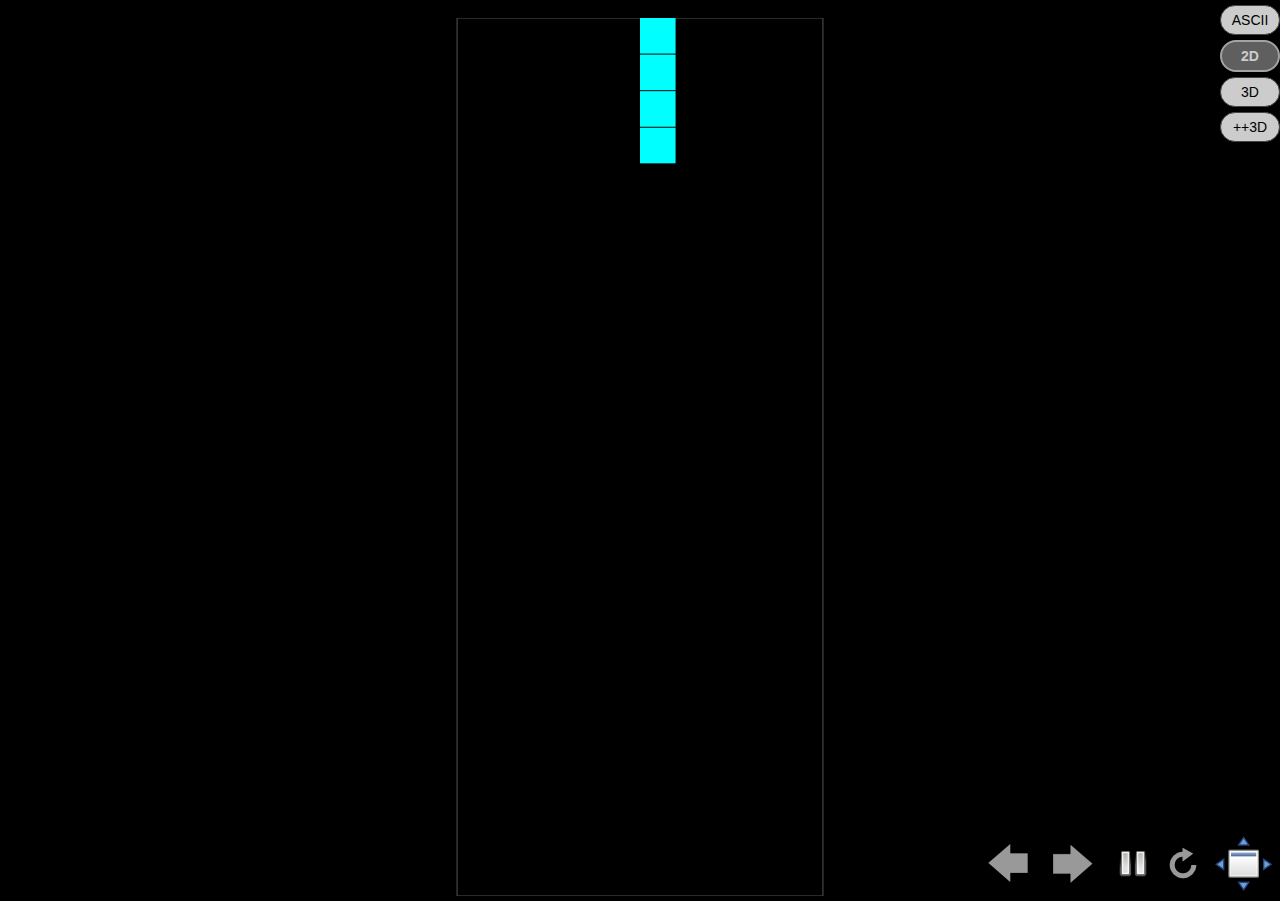
<file: tetris.html>
﻿<!DOCTYPE html>
<html lang="en">
	<head>
		<meta charset="utf-8">
		<title>Web Tetris</title>
		<link href="assets/css/bootstrap.min.css" rel="stylesheet">
		<link href="assets/css/style.css" rel="stylesheet">
		<link rel="shortcut icon" href="favicon.ico">
		<meta name="apple-mobile-web-app-capable" content="yes" />
		<meta name="mobile-web-app-capable" content="yes" />
		<meta name="viewport" content="width=device-width, initial-scale=1.0, maximum-scale=1.0, user-scalable=no" />
	</head>

	<body>
		<div id="style-selector"></div>
		
		<div class="action-icon" id="view_prev"></div>
		<div class="action-icon" id="view_next"></div>
		<div class="action-icon" id="pause"></div>
		<div class="action-icon" id="reload"></div>
		<div class="action-icon" id="fullscreen"></div>
		
		<div id="infos"></div>
		<canvas id="canvas-2d" class="viewer"></canvas>
		<div id="canvas-ascii" class="viewer"></div>
		<div id="canvas-3d" class="viewer"></div>
		<div id="canvas-3dshader" class="viewer"></div>
		
		<script src="assets/libs/jquery.min.js"></script>
		<script src="assets/libs/hammer.min.js"></script>
		<script src="assets/libs/jquery.hammer.min.js"></script>
		<script src="assets/libs/three.min.js"></script>
		<script src="assets/libs/shaders/BleachBypassShader.js"></script>
		<script src="assets/libs/shaders/ColorCorrectionShader.js"></script>
		<script src="assets/libs/shaders/ConvolutionShader.js"></script>
		<script src="assets/libs/shaders/CopyShader.js"></script>
		<script src="assets/libs/shaders/FXAAShader.js"></script>
		<script src="assets/libs/postprocessing/EffectComposer.js"></script>
		<script src="assets/libs/postprocessing/BloomPass.js"></script>
		<script src="assets/libs/postprocessing/RenderPass.js"></script>
		<script src="assets/libs/postprocessing/ShaderPass.js"></script>
		<script src="assets/libs/postprocessing/MaskPass.js"></script>
		<script src="assets/libs/three/Mirror.js"></script>
		<script src="assets/fonts/helvetiker_regular.typeface.js"></script>
		
		<script src="assets/js/config.js"></script>
		<script src="assets/js/window.js"></script>
		<script src="assets/js/game.js"></script>
		<script src="assets/js/display/displayASCII.js"></script>
		<script src="assets/js/display/display2D.js"></script>
		<script src="assets/js/display/display3D.js"></script>
		<script src="assets/js/display/display3DShader.js"></script>
		<script src="assets/js/display.js"></script>
		<script src="assets/js/main.js"></script>
	</body>
</html>
</file>
<file: css/prettyPhoto.css>
div.pp_default .pp_top,div.pp_default .pp_top .pp_middle,div.pp_default .pp_top .pp_left,div.pp_default .pp_top .pp_right,div.pp_default .pp_bottom,div.pp_default .pp_bottom .pp_left,div.pp_default .pp_bottom .pp_middle,div.pp_default .pp_bottom .pp_right{height:13px}
div.pp_default .pp_top .pp_left{background:url(../images/prettyPhoto/default/sprite.png) -78px -93px no-repeat}
div.pp_default .pp_top .pp_middle{background:url(../images/prettyPhoto/default/sprite_x.png) top left repeat-x}
div.pp_default .pp_top .pp_right{background:url(../images/prettyPhoto/default/sprite.png) -112px -93px no-repeat}
div.pp_default .pp_content .ppt{color:#f8f8f8}
div.pp_default .pp_content_container .pp_left{background:url(../images/prettyPhoto/default/sprite_y.png) -7px 0 repeat-y;padding-left:13px}
div.pp_default .pp_content_container .pp_right{background:url(../images/prettyPhoto/default/sprite_y.png) top right repeat-y;padding-right:13px}
div.pp_default .pp_next:hover{background:url(../images/prettyPhoto/default/sprite_next.png) center right no-repeat;cursor:pointer}
div.pp_default .pp_previous:hover{background:url(../images/prettyPhoto/default/sprite_prev.png) center left no-repeat;cursor:pointer}
div.pp_default .pp_expand{background:url(../images/prettyPhoto/default/sprite.png) 0 -29px no-repeat;cursor:pointer;width:28px;height:28px}
div.pp_default .pp_expand:hover{background:url(../images/prettyPhoto/default/sprite.png) 0 -56px no-repeat;cursor:pointer}
div.pp_default .pp_contract{background:url(../images/prettyPhoto/default/sprite.png) 0 -84px no-repeat;cursor:pointer;width:28px;height:28px}
div.pp_default .pp_contract:hover{background:url(../images/prettyPhoto/default/sprite.png) 0 -113px no-repeat;cursor:pointer}
div.pp_default .pp_close{width:30px;height:30px;background:url(../images/prettyPhoto/default/sprite.png) 2px 1px no-repeat;cursor:pointer}
div.pp_default .pp_gallery ul li a{background:url(../images/prettyPhoto/default/default_thumb.png) center center #f8f8f8;border:1px solid #aaa}
div.pp_default .pp_social{margin-top:7px}
div.pp_default .pp_gallery a.pp_arrow_previous,div.pp_default .pp_gallery a.pp_arrow_next{position:static;left:auto}
div.pp_default .pp_nav .pp_play,div.pp_default .pp_nav .pp_pause{background:url(../images/prettyPhoto/default/sprite.png) -51px 1px no-repeat;height:30px;width:30px}
div.pp_default .pp_nav .pp_pause{background-position:-51px -29px}
div.pp_default a.pp_arrow_previous,div.pp_default a.pp_arrow_next{background:url(../images/prettyPhoto/default/sprite.png) -31px -3px no-repeat;height:20px;width:20px;margin:4px 0 0}
div.pp_default a.pp_arrow_next{left:52px;background-position:-82px -3px}
div.pp_default .pp_content_container .pp_details{margin-top:5px}
div.pp_default .pp_nav{clear:none;height:30px;width:110px;position:relative}
div.pp_default .pp_nav .currentTextHolder{font-family:Georgia;font-style:italic;color:#999;font-size:11px;left:75px;line-height:25px;position:absolute;top:2px;margin:0;padding:0 0 0 10px}
div.pp_default .pp_close:hover,div.pp_default .pp_nav .pp_play:hover,div.pp_default .pp_nav .pp_pause:hover,div.pp_default .pp_arrow_next:hover,div.pp_default .pp_arrow_previous:hover{opacity:0.7}
div.pp_default .pp_description{font-size:11px;font-weight:700;line-height:14px;margin:5px 50px 5px 0}
div.pp_default .pp_bottom .pp_left{background:url(../images/prettyPhoto/default/sprite.png) -78px -127px no-repeat}
div.pp_default .pp_bottom .pp_middle{background:url(../images/prettyPhoto/default/sprite_x.png) bottom left repeat-x}
div.pp_default .pp_bottom .pp_right{background:url(../images/prettyPhoto/default/sprite.png) -112px -127px no-repeat}
div.pp_default .pp_loaderIcon{background:url(../images/prettyPhoto/default/loader.gif) center center no-repeat}
div.light_rounded .pp_top .pp_left{background:url(../images/prettyPhoto/light_rounded/sprite.png) -88px -53px no-repeat}
div.light_rounded .pp_top .pp_right{background:url(../images/prettyPhoto/light_rounded/sprite.png) -110px -53px no-repeat}
div.light_rounded .pp_next:hover{background:url(../images/prettyPhoto/light_rounded/btnNext.png) center right no-repeat;cursor:pointer}
div.light_rounded .pp_previous:hover{background:url(../images/prettyPhoto/light_rounded/btnPrevious.png) center left no-repeat;cursor:pointer}
div.light_rounded .pp_expand{background:url(../images/prettyPhoto/light_rounded/sprite.png) -31px -26px no-repeat;cursor:pointer}
div.light_rounded .pp_expand:hover{background:url(../images/prettyPhoto/light_rounded/sprite.png) -31px -47px no-repeat;cursor:pointer}
div.light_rounded .pp_contract{background:url(../images/prettyPhoto/light_rounded/sprite.png) 0 -26px no-repeat;cursor:pointer}
div.light_rounded .pp_contract:hover{background:url(../images/prettyPhoto/light_rounded/sprite.png) 0 -47px no-repeat;cursor:pointer}
div.light_rounded .pp_close{width:75px;height:22px;background:url(../images/prettyPhoto/light_rounded/sprite.png) -1px -1px no-repeat;cursor:pointer}
div.light_rounded .pp_nav .pp_play{background:url(../images/prettyPhoto/light_rounded/sprite.png) -1px -100px no-repeat;height:15px;width:14px}
div.light_rounded .pp_nav .pp_pause{background:url(../images/prettyPhoto/light_rounded/sprite.png) -24px -100px no-repeat;height:15px;width:14px}
div.light_rounded .pp_arrow_previous{background:url(../images/prettyPhoto/light_rounded/sprite.png) 0 -71px no-repeat}
div.light_rounded .pp_arrow_next{background:url(../images/prettyPhoto/light_rounded/sprite.png) -22px -71px no-repeat}
div.light_rounded .pp_bottom .pp_left{background:url(../images/prettyPhoto/light_rounded/sprite.png) -88px -80px no-repeat}
div.light_rounded .pp_bottom .pp_right{background:url(../images/prettyPhoto/light_rounded/sprite.png) -110px -80px no-repeat}
div.dark_rounded .pp_top .pp_left{background:url(../images/prettyPhoto/dark_rounded/sprite.png) -88px -53px no-repeat}
div.dark_rounded .pp_top .pp_right{background:url(../images/prettyPhoto/dark_rounded/sprite.png) -110px -53px no-repeat}
div.dark_rounded .pp_content_container .pp_left{background:url(../images/prettyPhoto/dark_rounded/contentPattern.png) top left repeat-y}
div.dark_rounded .pp_content_container .pp_right{background:url(../images/prettyPhoto/dark_rounded/contentPattern.png) top right repeat-y}
div.dark_rounded .pp_next:hover{background:url(../images/prettyPhoto/dark_rounded/btnNext.png) center right no-repeat;cursor:pointer}
div.dark_rounded .pp_previous:hover{background:url(../images/prettyPhoto/dark_rounded/btnPrevious.png) center left no-repeat;cursor:pointer}
div.dark_rounded .pp_expand{background:url(../images/prettyPhoto/dark_rounded/sprite.png) -31px -26px no-repeat;cursor:pointer}
div.dark_rounded .pp_expand:hover{background:url(../images/prettyPhoto/dark_rounded/sprite.png) -31px -47px no-repeat;cursor:pointer}
div.dark_rounded .pp_contract{background:url(../images/prettyPhoto/dark_rounded/sprite.png) 0 -26px no-repeat;cursor:pointer}
div.dark_rounded .pp_contract:hover{background:url(../images/prettyPhoto/dark_rounded/sprite.png) 0 -47px no-repeat;cursor:pointer}
div.dark_rounded .pp_close{width:75px;height:22px;background:url(../images/prettyPhoto/dark_rounded/sprite.png) -1px -1px no-repeat;cursor:pointer}
div.dark_rounded .pp_description{margin-right:85px;color:#fff}
div.dark_rounded .pp_nav .pp_play{background:url(../images/prettyPhoto/dark_rounded/sprite.png) -1px -100px no-repeat;height:15px;width:14px}
div.dark_rounded .pp_nav .pp_pause{background:url(../images/prettyPhoto/dark_rounded/sprite.png) -24px -100px no-repeat;height:15px;width:14px}
div.dark_rounded .pp_arrow_previous{background:url(../images/prettyPhoto/dark_rounded/sprite.png) 0 -71px no-repeat}
div.dark_rounded .pp_arrow_next{background:url(../images/prettyPhoto/dark_rounded/sprite.png) -22px -71px no-repeat}
div.dark_rounded .pp_bottom .pp_left{background:url(../images/prettyPhoto/dark_rounded/sprite.png) -88px -80px no-repeat}
div.dark_rounded .pp_bottom .pp_right{background:url(../images/prettyPhoto/dark_rounded/sprite.png) -110px -80px no-repeat}
div.dark_rounded .pp_loaderIcon{background:url(../images/prettyPhoto/dark_rounded/loader.gif) center center no-repeat}
div.dark_square .pp_left,div.dark_square .pp_middle,div.dark_square .pp_right,div.dark_square .pp_content{background:#000}
div.dark_square .pp_description{color:#fff;margin:0 85px 0 0}
div.dark_square .pp_loaderIcon{background:url(../images/prettyPhoto/dark_square/loader.gif) center center no-repeat}
div.dark_square .pp_expand{background:url(../images/prettyPhoto/dark_square/sprite.png) -31px -26px no-repeat;cursor:pointer}
div.dark_square .pp_expand:hover{background:url(../images/prettyPhoto/dark_square/sprite.png) -31px -47px no-repeat;cursor:pointer}
div.dark_square .pp_contract{background:url(../images/prettyPhoto/dark_square/sprite.png) 0 -26px no-repeat;cursor:pointer}
div.dark_square .pp_contract:hover{background:url(../images/prettyPhoto/dark_square/sprite.png) 0 -47px no-repeat;cursor:pointer}
div.dark_square .pp_close{width:75px;height:22px;background:url(../images/prettyPhoto/dark_square/sprite.png) -1px -1px no-repeat;cursor:pointer}
div.dark_square .pp_nav{clear:none}
div.dark_square .pp_nav .pp_play{background:url(../images/prettyPhoto/dark_square/sprite.png) -1px -100px no-repeat;height:15px;width:14px}
div.dark_square .pp_nav .pp_pause{background:url(../images/prettyPhoto/dark_square/sprite.png) -24px -100px no-repeat;height:15px;width:14px}
div.dark_square .pp_arrow_previous{background:url(../images/prettyPhoto/dark_square/sprite.png) 0 -71px no-repeat}
div.dark_square .pp_arrow_next{background:url(../images/prettyPhoto/dark_square/sprite.png) -22px -71px no-repeat}
div.dark_square .pp_next:hover{background:url(../images/prettyPhoto/dark_square/btnNext.png) center right no-repeat;cursor:pointer}
div.dark_square .pp_previous:hover{background:url(../images/prettyPhoto/dark_square/btnPrevious.png) center left no-repeat;cursor:pointer}
div.light_square .pp_expand{background:url(../images/prettyPhoto/light_square/sprite.png) -31px -26px no-repeat;cursor:pointer}
div.light_square .pp_expand:hover{background:url(../images/prettyPhoto/light_square/sprite.png) -31px -47px no-repeat;cursor:pointer}
div.light_square .pp_contract{background:url(../images/prettyPhoto/light_square/sprite.png) 0 -26px no-repeat;cursor:pointer}
div.light_square .pp_contract:hover{background:url(../images/prettyPhoto/light_square/sprite.png) 0 -47px no-repeat;cursor:pointer}
div.light_square .pp_close{width:75px;height:22px;background:url(../images/prettyPhoto/light_square/sprite.png) -1px -1px no-repeat;cursor:pointer}
div.light_square .pp_nav .pp_play{background:url(../images/prettyPhoto/light_square/sprite.png) -1px -100px no-repeat;height:15px;width:14px}
div.light_square .pp_nav .pp_pause{background:url(../images/prettyPhoto/light_square/sprite.png) -24px -100px no-repeat;height:15px;width:14px}
div.light_square .pp_arrow_previous{background:url(../images/prettyPhoto/light_square/sprite.png) 0 -71px no-repeat}
div.light_square .pp_arrow_next{background:url(../images/prettyPhoto/light_square/sprite.png) -22px -71px no-repeat}
div.light_square .pp_next:hover{background:url(../images/prettyPhoto/light_square/btnNext.png) center right no-repeat;cursor:pointer}
div.light_square .pp_previous:hover{background:url(../images/prettyPhoto/light_square/btnPrevious.png) center left no-repeat;cursor:pointer}
div.facebook .pp_top .pp_left{background:url(../images/prettyPhoto/facebook/sprite.png) -88px -53px no-repeat}
div.facebook .pp_top .pp_middle{background:url(../images/prettyPhoto/facebook/contentPatternTop.png) top left repeat-x}
div.facebook .pp_top .pp_right{background:url(../images/prettyPhoto/facebook/sprite.png) -110px -53px no-repeat}
div.facebook .pp_content_container .pp_left{background:url(../images/prettyPhoto/facebook/contentPatternLeft.png) top left repeat-y}
div.facebook .pp_content_container .pp_right{background:url(../images/prettyPhoto/facebook/contentPatternRight.png) top right repeat-y}
div.facebook .pp_expand{background:url(../images/prettyPhoto/facebook/sprite.png) -31px -26px no-repeat;cursor:pointer}
div.facebook .pp_expand:hover{background:url(../images/prettyPhoto/facebook/sprite.png) -31px -47px no-repeat;cursor:pointer}
div.facebook .pp_contract{background:url(../images/prettyPhoto/facebook/sprite.png) 0 -26px no-repeat;cursor:pointer}
div.facebook .pp_contract:hover{background:url(../images/prettyPhoto/facebook/sprite.png) 0 -47px no-repeat;cursor:pointer}
div.facebook .pp_close{width:22px;height:22px;background:url(../images/prettyPhoto/facebook/sprite.png) -1px -1px no-repeat;cursor:pointer}
div.facebook .pp_description{margin:0 37px 0 0}
div.facebook .pp_loaderIcon{background:url(../images/prettyPhoto/facebook/loader.gif) center center no-repeat}
div.facebook .pp_arrow_previous{background:url(../images/prettyPhoto/facebook/sprite.png) 0 -71px no-repeat;height:22px;margin-top:0;width:22px}
div.facebook .pp_arrow_previous.disabled{background-position:0 -96px;cursor:default}
div.facebook .pp_arrow_next{background:url(../images/prettyPhoto/facebook/sprite.png) -32px -71px no-repeat;height:22px;margin-top:0;width:22px}
div.facebook .pp_arrow_next.disabled{background-position:-32px -96px;cursor:default}
div.facebook .pp_nav{margin-top:0}
div.facebook .pp_nav p{font-size:15px;padding:0 3px 0 4px}
div.facebook .pp_nav .pp_play{background:url(../images/prettyPhoto/facebook/sprite.png) -1px -123px no-repeat;height:22px;width:22px}
div.facebook .pp_nav .pp_pause{background:url(../images/prettyPhoto/facebook/sprite.png) -32px -123px no-repeat;height:22px;width:22px}
div.facebook .pp_next:hover{background:url(../images/prettyPhoto/facebook/btnNext.png) center right no-repeat;cursor:pointer}
div.facebook .pp_previous:hover{background:url(../images/prettyPhoto/facebook/btnPrevious.png) center left no-repeat;cursor:pointer}
div.facebook .pp_bottom .pp_left{background:url(../images/prettyPhoto/facebook/sprite.png) -88px -80px no-repeat}
div.facebook .pp_bottom .pp_middle{background:url(../images/prettyPhoto/facebook/contentPatternBottom.png) top left repeat-x}
div.facebook .pp_bottom .pp_right{background:url(../images/prettyPhoto/facebook/sprite.png) -110px -80px no-repeat}
div.pp_pic_holder a:focus{outline:none}
div.pp_overlay{background:#000;display:none;left:0;position:absolute;top:0;width:100%;z-index:9500}
div.pp_pic_holder{display:none;position:absolute;width:100px;z-index:10000}
.pp_content{height:40px;min-width:40px}
* html .pp_content{width:40px}
.pp_content_container{position:relative;text-align:left;width:100%}
.pp_content_container .pp_left{padding-left:20px}
.pp_content_container .pp_right{padding-right:20px}
.pp_content_container .pp_details{float:left;margin:10px 0 2px}
.pp_description{display:none;margin:0}
.pp_social{float:left;margin:0}
.pp_social .facebook{float:left;margin-left:5px;width:55px;overflow:hidden}
.pp_social .twitter{float:left}
.pp_nav{clear:right;float:left;margin:3px 10px 0 0}
.pp_nav p{float:left;white-space:nowrap;margin:2px 4px}
.pp_nav .pp_play,.pp_nav .pp_pause{float:left;margin-right:4px;text-indent:-10000px}
a.pp_arrow_previous,a.pp_arrow_next{display:block;float:left;height:15px;margin-top:3px;overflow:hidden;text-indent:-10000px;width:14px}
.pp_hoverContainer{position:absolute;top:0;width:100%;z-index:2000}
.pp_gallery{display:none;left:50%;margin-top:-50px;position:absolute;z-index:10000}
.pp_gallery div{float:left;overflow:hidden;position:relative}
.pp_gallery ul{float:left;height:35px;position:relative;white-space:nowrap;margin:0 0 0 5px;padding:0}
.pp_gallery ul a{border:1px rgba(0,0,0,0.5) solid;display:block;float:left;height:33px;overflow:hidden}
.pp_gallery ul a img{border:0}
.pp_gallery li{display:block;float:left;margin:0 5px 0 0;padding:0}
.pp_gallery li.default a{background:url(../images/prettyPhoto/facebook/default_thumbnail.gif) 0 0 no-repeat;display:block;height:33px;width:50px}
.pp_gallery .pp_arrow_previous,.pp_gallery .pp_arrow_next{margin-top:7px!important}
a.pp_next{background:url(../images/prettyPhoto/light_rounded/btnNext.png) 10000px 10000px no-repeat;display:block;float:right;height:100%;text-indent:-10000px;width:49%}
a.pp_previous{background:url(../images/prettyPhoto/light_rounded/btnNext.png) 10000px 10000px no-repeat;display:block;float:left;height:100%;text-indent:-10000px;width:49%}
a.pp_expand,a.pp_contract{cursor:pointer;display:none;height:20px;position:absolute;right:30px;text-indent:-10000px;top:10px;width:20px;z-index:20000}
a.pp_close{position:absolute;right:0;top:0;display:block;line-height:22px;text-indent:-10000px}
.pp_loaderIcon{display:block;height:24px;left:50%;position:absolute;top:50%;width:24px;margin:-12px 0 0 -12px}
#pp_full_res{line-height:1!important}
#pp_full_res .pp_inline{text-align:left}
#pp_full_res .pp_inline p{margin:0 0 15px}
div.ppt{color:#fff;display:none;font-size:17px;z-index:9999;margin:0 0 5px 15px}
div.pp_default .pp_content,div.light_rounded .pp_content{background-color:#fff}
div.pp_default #pp_full_res .pp_inline,div.light_rounded .pp_content .ppt,div.light_rounded #pp_full_res .pp_inline,div.light_square .pp_content .ppt,div.light_square #pp_full_res .pp_inline,div.facebook .pp_content .ppt,div.facebook #pp_full_res .pp_inline{color:#000}
div.pp_default .pp_gallery ul li a:hover,div.pp_default .pp_gallery ul li.selected a,.pp_gallery ul a:hover,.pp_gallery li.selected a{border-color:#fff}
div.pp_default .pp_details,div.light_rounded .pp_details,div.dark_rounded .pp_details,div.dark_square .pp_details,div.light_square .pp_details,div.facebook .pp_details{position:relative}
div.light_rounded .pp_top .pp_middle,div.light_rounded .pp_content_container .pp_left,div.light_rounded .pp_content_container .pp_right,div.light_rounded .pp_bottom .pp_middle,div.light_square .pp_left,div.light_square .pp_middle,div.light_square .pp_right,div.light_square .pp_content,div.facebook .pp_content{background:#fff}
div.light_rounded .pp_description,div.light_square .pp_description{margin-right:85px}
div.light_rounded .pp_gallery a.pp_arrow_previous,div.light_rounded .pp_gallery a.pp_arrow_next,div.dark_rounded .pp_gallery a.pp_arrow_previous,div.dark_rounded .pp_gallery a.pp_arrow_next,div.dark_square .pp_gallery a.pp_arrow_previous,div.dark_square .pp_gallery a.pp_arrow_next,div.light_square .pp_gallery a.pp_arrow_previous,div.light_square .pp_gallery a.pp_arrow_next{margin-top:12px!important}
div.light_rounded .pp_arrow_previous.disabled,div.dark_rounded .pp_arrow_previous.disabled,div.dark_square .pp_arrow_previous.disabled,div.light_square .pp_arrow_previous.disabled{background-position:0 -87px;cursor:default}
div.light_rounded .pp_arrow_next.disabled,div.dark_rounded .pp_arrow_next.disabled,div.dark_square .pp_arrow_next.disabled,div.light_square .pp_arrow_next.disabled{background-position:-22px -87px;cursor:default}
div.light_rounded .pp_loaderIcon,div.light_square .pp_loaderIcon{background:url(../images/prettyPhoto/light_rounded/loader.gif) center center no-repeat}
div.dark_rounded .pp_top .pp_middle,div.dark_rounded .pp_content,div.dark_rounded .pp_bottom .pp_middle{background:url(../images/prettyPhoto/dark_rounded/contentPattern.png) top left repeat}
div.dark_rounded .currentTextHolder,div.dark_square .currentTextHolder{color:#c4c4c4}
div.dark_rounded #pp_full_res .pp_inline,div.dark_square #pp_full_res .pp_inline{color:#fff}
.pp_top,.pp_bottom{height:20px;position:relative}
* html .pp_top,* html .pp_bottom{padding:0 20px}
.pp_top .pp_left,.pp_bottom .pp_left{height:20px;left:0;position:absolute;width:20px}
.pp_top .pp_middle,.pp_bottom .pp_middle{height:20px;left:20px;position:absolute;right:20px}
* html .pp_top .pp_middle,* html .pp_bottom .pp_middle{left:0;position:static}
.pp_top .pp_right,.pp_bottom .pp_right{height:20px;left:auto;position:absolute;right:0;top:0;width:20px}
.pp_fade,.pp_gallery li.default a img{display:none}
</file>
<file: css/main.css>
@import url(http://fonts.googleapis.com/css?family=Open+Sans:300italic,400italic,600italic,700italic,800italic,400,600,700,300,800);


/*************************
*******Typography******
**************************/

body {
  background: #fff;
  font-family: 'Open Sans', sans-serif;
  color:#4e4e4e;
  line-height: 22px;
}

h1,
h2,
h3,
h4,
h5,
h6 {
  font-weight: 600; 
  font-family: 'Open Sans', sans-serif;
  color:#4e4e4e;
}

h1{
  margin-left:4%;
  text-transform: capitalize;
  text-align: center;
  opacity: 0;
  color: #EAFF76;
  font-size: 36px;
  background: #000;
  padding: 16px 40px;
  font-style: normal;
  font-weight: 400;
  -webkit-text-stroke: 0px;
  border-radius:4px;
  -webkit-border-radius:4px;
  -moz-border-radius:4px;
  -o-border-radius:4px;

}

h2{
  font-size: 20px;
}

h3{
  font-size: 16px;
  color: #787878;
  font-weight: 400;
  line-height: 24px;
}

h4{
  font-size: 16px;
}

a {
  color: #c52d2f;
  -webkit-transition: color 300ms, background-color 300ms;
  -moz-transition: color 300ms, background-color 300ms;
  -o-transition:  color 300ms, background-color 300ms;
  transition:  color 300ms, background-color 300ms;
}

a:hover, a:focus {
  color: #d43133;
}

hr {
  border-top: 1px solid #e5e5e5;
  border-bottom: 1px solid #fff;
}


.btn-primary {
  padding: 8px 20px;
  background: #c52d2f;
  color: #fff;
  border-radius: 4px;
  border:none;
  margin-top: 10px;
}


.btn-primary:hover, 
.btn-primary:focus{
  background: #c52d2f;
  outline: none;
  box-shadow: none;
} 

.btn-transparent {
  border: 3px solid #fff;
  background: transparent;
  color: #fff;
}

.btn-transparent:hover {
  border-color: rgba(255, 255, 255, 0.5);
}

a:hover,
a:focus {
  color: #111;
  text-decoration: none;
  outline: none;
}

.dropdown-menu {
  margin-top: -1px;
  min-width: 180px;
}

.center h2{
  font-size: 36px;
  margin-top: 0;
  margin-bottom: 20px;
}

.media>.pull-left{
  margin-right: 20px;
}

.media>.pull-right{
  margin-left: 20px;
}

body > section {
  padding: 70px 0;
}

.center {
  text-align: center;
  padding-bottom: 55px;
}

.scaleIn {
  -webkit-animation-name: scaleIn;
  animation-name: scaleIn;
}

.lead{
  font-size: 16px;
  line-height: 24px;
  font-weight: 400;
  text-shadow: 2px 2px #000000;
}

.transparent-bg {
  background-color: transparent !important;
  margin-bottom: 0;
}

@-webkit-keyframes scaleIn {
  0% {
    opacity: 0;
    -webkit-transform: scale(0);
    transform: scale(0);
  }

  100% {
    opacity: 1;
    -webkit-transform: scale(1);
    transform: scale(1);
  }
}

@keyframes scaleIn {
  0% {
    opacity: 0;
    -webkit-transform: scale(0);
    -ms-transform: scale(0);
    transform: scale(0);
  }

  100% {
    opacity: 1;
    -webkit-transform: scale(1);
    -ms-transform: scale(1);
    transform: scale(1);
  }
}


/*************************
*******Header******
**************************/

#header .search{
  display: inline-block;
}

.navbar>.container .navbar-brand{
  margin-left: 0;
}

.top-bar {
  padding: 10px 0;
  background: #2e2e2e;
  border-bottom: 1px solid #222;
  line-height: 28px;
}

.top-number{
  color: #fff;
}

.top-number p{
  margin: 0
}

.social{
  float: right;
}

.social-share{
 display: inline-block;
 list-style: none;
 padding: 0;
 margin: 0;
}

ul.social-share li {
  display: inline-block;
}

ul.social-share li a {
  display: inline-block;
  color: #fff;
  background: #404040;
  width: 25px;
  height: 25px;
  line-height: 25px;
  text-align: center;
  border-radius: 2px;
}

ul.social-share li a:hover {
  background: #000;
  color: #fff;
}

.search i {
  color: #fff;
}

.search i:hover {
  color: #c52d2f;
}

.search {
  float: right;
  margin-left: 33px;
}

#search {
  background-color: transparent;
}

input.search-form{
  background: transparent;
  border: 0 none;
  width: 60px;
  padding: 0 10px;
  color: #FFF;
  -webkit-transition: all 400ms;
  -moz-transition: all 400ms;
  -ms-transition: all 400ms;
  -o-transition: all 400ms;
  transition: all 400ms;
}

input.search-form::-webkit-input-placeholder{
  color: transparent;
}

input.search-form:hover::-webkit-input-placeholder {
  color: #fff;
}

input.search-form:hover {
  width: 180px;
}

.navbar-brand {
  padding: 0;
  margin:0;
}

.navbar {
  border-radius: 0;
  margin-bottom: 0;
  background: #151515;
  padding: 15px 0;
  padding-bottom: 0;
}

 .navbar-nav{
  margin-top: 12px;
 }

.navbar-nav>li{
  margin-left: 35px;
  padding-bottom: 28px;
}

.navbar-inverse .navbar-nav > li > a {
  padding: 5px 12px;
  margin: 0;
  border-radius: 3px;
  color: #fff;
  line-height: 24px;
  display: inline-block;
}

.navbar-inverse .navbar-nav > li > a:hover{
	background-color: #c52d2f;
  color: #fff;
}

.navbar-inverse {
  border: none;
}

.navbar-inverse .navbar-brand {
  font-size: 36px;
  line-height: 50px;
  color: #fff;
}

.navbar-inverse .navbar-nav > .active > a,
.navbar-inverse .navbar-nav > .active > a:hover,
.navbar-inverse .navbar-nav > .active > a:focus,
.navbar-inverse .navbar-nav > .open > a,
.navbar-inverse .navbar-nav > .open > a:hover,
.navbar-inverse .navbar-nav > .open > a:focus {
  background-color: #EAFF76;
  color: #000;
  font-weight: bold;
}

.navbar-inverse .navbar-nav .dropdown-menu {
  background-color: rgba(0,0,0,.85);
  -webkit-box-shadow: 0 3px 8px rgba(0, 0, 0, 0.125);
  -moz-box-shadow: 0 3px 8px rgba(0, 0, 0, 0.125);
  box-shadow: 0 3px 8px rgba(0, 0, 0, 0.125);
  border: 0;
  padding: 0;
  margin-top: 0;
  border-top: 0;
  border-radius: 0;
  left: 0;
}

.navbar-inverse .navbar-nav .dropdown-menu:before{
  position: absolute;
  top:0;
}

.navbar-inverse .navbar-nav .dropdown-menu > li > a {
  padding: 8px 15px;
  color: #fff;
}

.navbar-inverse .navbar-nav .dropdown-menu > li:hover > a,
.navbar-inverse .navbar-nav .dropdown-menu > li:focus > a,
.navbar-inverse .navbar-nav .dropdown-menu > li.active > a {
  background-color: #c52d2f;
  color: #fff;
}

.navbar-inverse .navbar-nav .dropdown-menu > li:last-child > a {
  border-radius: 0 0 3px 3px;
}

.navbar-inverse .navbar-nav .dropdown-menu > li.divider {
  background-color: transparent;
}

.navbar-inverse .navbar-collapse,
.navbar-inverse .navbar-form {
  border-top: 0;
  padding-bottom: 0;
}


/*************************
*******Home Page******
**************************/


#main-slider {
  position: relative;
}

.no-margin {
  margin: 0;
  padding: 0;
}

#main-slider .carousel .carousel-content {
  margin-top: 150px;
}

#main-slider .carousel .slide-margin{
  margin-top: 140px;
}

#main-slider .carousel h2 {
  padding: 8px 20px;
  background: #EAFF76;
  color: #000;
  font-weight: bold;
  border-radius: 4px;
  margin-top: 25px;
  display: inline-block;
}

#main-slider .carousel .btn-slide {
  padding: 8px 20px;
  background: #EAFF76;
  color: #000;
  border-radius: 4px;
  margin-top: 25px;
  display: inline-block;
}

#main-slider .carousel .slider-img{
  text-align: right;
  position: absolute;
}


#main-slider .carousel .item {
  background-position: 50%;
  background-repeat: no-repeat;
  background-size: cover;
  left: 0 !important;
  opacity: 0;
  top: 0;
  position: absolute;
  width: 100%;
  display: block !important;
  height: 730px;
  -webkit-transition: opacity ease-in-out 500ms;
  -moz-transition: opacity ease-in-out 500ms;
  -o-transition: opacity ease-in-out 500ms;
  transition: opacity ease-in-out 500ms;
}

#main-slider .carousel .item:first-child {
  top: auto;
  position: relative;
}

#main-slider .carousel .item.active {
  opacity: 1;
  -webkit-transition: opacity ease-in-out 500ms;
  -moz-transition: opacity ease-in-out 500ms;
  -o-transition: opacity ease-in-out 500ms;
  transition: opacity ease-in-out 500ms;
  z-index: 1;
}

#main-slider .prev,
#main-slider .next {
  position: absolute;
  top: 50%;
  background-color: #EAFF76;
  color: #000;
  font-weight: bold;
  display: inline-block;
  margin-top: -25px;
  height: 40px;
  line-height: 40px;
  width: 40px;
  line-height: 40px;
  text-align: center;
  border-radius: 4px;
  z-index: 5;
}

#main-slider .prev:hover,
#main-slider .next:hover {
  background-color: #c52d2f;
}

#main-slider .prev {
  left: 10px;
}

#main-slider .next {
  right: 10px;
}

#main-slider .carousel-indicators li {
  width: 20px;
  height: 20px;
  background-color: #fff;
  margin: 0 15px 0 0;
  position: relative;
}

#main-slider .carousel-indicators li:after {
  position: absolute;
  content: "";
  width: 24px;
  height: 24px;
  border-radius: 100%;
  background: rgba(0, 0, 0, 0);
  border: 1px solid #FFF;
  left: -3px;
  top: -3px;
}

#main-slider .carousel-indicators .active{
  width: 20px;
  height: 20px;
  background-color: #EAFF76;
   margin: 0 15px 0 0;
   border: 1px solid #000;
   position: relative;
}

#main-slider .carousel-indicators .active:after {
  position: absolute;
  content: "";
  width: 24px;
  height: 24px;
  border-radius: 100%;
  background: #EAFF76;
  border: 1px solid #c52d2f;
  left: -3px;
  top: -3px;
}

#main-slider .active .animation.animated-item-1 {
  -webkit-animation: fadeInUp 300ms linear 300ms both;
  -moz-animation: fadeInUp 300ms linear 300ms both;
  -o-animation: fadeInUp 300ms linear 300ms both;
  -ms-animation: fadeInUp 300ms linear 300ms both;
  animation: fadeInUp 300ms linear 300ms both;
}

#main-slider .active .animation.animated-item-2 {
  -webkit-animation: fadeInUp 300ms linear 600ms both;
  -moz-animation: fadeInUp 300ms linear 600ms both;
  -o-animation: fadeInUp 300ms linear 600ms both;
  -ms-animation: fadeInUp 300ms linear 600ms both;
  animation: fadeInUp 300ms linear 600ms both;
}

#main-slider .active .animation.animated-item-3 {
  -webkit-animation: fadeInUp 300ms linear 900ms both;
  -moz-animation: fadeInUp 300ms linear 900ms both;
  -o-animation: fadeInUp 300ms linear 900ms both;
  -ms-animation: fadeInUp 300ms linear 900ms both;
  animation: fadeInUp 300ms linear 900ms both;
}

#main-slider .active .animation.animated-item-4 {
  -webkit-animation: fadeInUp 300ms linear 1200ms both;
  -moz-animation: fadeInUp 300ms linear 1200ms both;
  -o-animation: fadeInUp 300ms linear 1200ms both;
  -ms-animation: fadeInUp 300ms linear 1200ms both;
  animation: fadeInUp 300ms linear 1200ms both;
}

#feature {
  background: #f2f2f2;
  padding-bottom: 40px;
}

.features{
  padding: 0;
}

.feature-wrap {
  margin-bottom: 35px;
  overflow: hidden;
}

.feature-wrap h2{
  margin-top: 10px;
}

.feature-wrap .pull-left {
  margin-right: 25px;
}

.feature-wrap i{
  font-size: 48px;
  height: 110px;
  width: 110px;
  margin: 3px;
  border-radius: 100%;
  line-height: 110px;
  text-align:center;
  background: #ffffff;
  color: #EAFF76;
  border: 3px solid #ffffff;
  box-shadow: inset 0 0 0 5px #f2f2f2;
  -webkit-box-shadow: inset 0 0 0 5px #f2f2f2;
  -webkit-transition: 500ms;
  -moz-transition: 500ms;
  -o-transition: 500ms;
  transition: 500ms;
  float: left;
  margin-right: 25px;
}

.feature-wrap i:hover {
  background: #EAFF76;
  color: #c52d2f;
  box-shadow: inset 0 0 0 5px #c52d2f;
  -webkit-box-shadow: inset 0 0 0 5px #c52d2f;
  border: 3px solid #c52d2f;
}

#recent-works .col-xs-12.col-sm-4.col-md-3{
  padding: 0;
}

#recent-works{
    padding-bottom: 70px;
}

.recent-work-wrap {
  position: relative;
}

.recent-work-wrap img{
  width: 100%;
}

.recent-work-wrap .recent-work-inner{
  top: 0;
  background: transparent;
  opacity: .8;
  width: 100%;
  border-radius: 0;
  margin-bottom: 0;
}

.recent-work-wrap .recent-work-inner h3{
  margin: 10px 0;
}

.recent-work-wrap .recent-work-inner h3 a{
  font-size: 24px;
  color: #fff;
}

.recent-work-wrap .overlay {
  position: absolute;
  top: 0;
  left: 0;
  width: 100%;
  height: 100%;
  opacity: 0;
  border-radius: 0;
  background: #c52d2f;
  color: #fff;
  vertical-align: middle;
  -webkit-transition: opacity 500ms;
  -moz-transition: opacity 500ms;
  -o-transition: opacity 500ms;
  transition: opacity 500ms;  
  padding: 30px;
}

.recent-work-wrap .overlay .preview {
  bottom: 0;
  display: inline-block;
  height: 35px;
  line-height: 35px;
  border-radius: 0;
  background: transparent;
  text-align: center;
  color: #fff;
}

.recent-work-wrap:hover .overlay {
  opacity: 1;
}

.recent-work-wrap .recent-work-inner h3 a:hover {
  color: #000;
}

.recent-work-wrap .overlay .preview:hover {
  color: #000;
}

#services {
  background: #000 url(../images/services/bg_services.png);
  background-size: cover;
}

#services .lead,
#services h2{
  color: #fff;
}

.services-wrap {
  padding: 40px 30px;
  background: #fff;
  border-radius: 4px;
  margin: 0 0 40px;
}

.services-wrap h3 {
  font-size: 20px;
  margin: 10px 0;
}

.services-wrap .pull-left {
  margin-right: 20px;
}

#middle {
  background: #f2f2f2;
}

.skill h2{
  margin-bottom: 25px;
}

.progress-wrap{
  position: relative;
}

.progress .color1,
.progress .color1 .bar-width{
  background: #2d7da4;
}

.progress .color2,
.progress .color2 .bar-width{
  background: #6aa42f;
}

.progress .color3,
.progress .color3 .bar-width{
  background: #ffcc33;
}

.progress .color4,
.progress .color4 .bar-width{
  background: #db3615;
}

.progress, 
.progress-bar {
  height: 15px;
  line-height: 15px;
  background: #e6e6e6;
  -webkit-box-shadow: none;
  -moz-box-shadow: none;
  box-shadow: none;
  border-radius: 0;
  overflow: visible;
  text-align: right;
}

.progress{
  position: relative;
}

.progress .bar-width{
  position: absolute;
  width: 40px;
  height: 20px;
  line-height: 20px;
  text-align: center;
  font-size: 12px;
  font-weight: 700;
  top: -30px;
  border-radius: 2px;
  margin-left: -30px;
}

.progress span{
  position: relative;
}

.progress span:before{
  content: " ";
  position: absolute;
  width: auto;
  height: auto;
  border-width: 8px 5px;
  border-style: solid;
  bottom: -15px;
  right: 8px;
}

.progress .color1 span:before{
  border-color: #2d7da4 transparent transparent transparent;
}

.progress .color2 span:before{
  border-color: #6aa42f transparent transparent transparent;
}

.progress .color3 span:before{
  border-color: #ffcc33 transparent transparent transparent;
}

.progress .color4 span:before{
  border-color: #db3615 transparent transparent transparent;
}

.accordion h2{
  margin-bottom: 25px;
}

.panel-default{
  border-color: transparent;
}

.panel-default>.panel-heading,
.panel{
  background-color: #e6e6e6; 
  border:0 none;
  box-shadow:none;
}

.panel-default>.panel-heading+.panel-collapse .panel-body{
  background: #fff;
  color: #858586;
}

.panel-body{
  padding: 20px 20px 10px;
}

.panel-group .panel+.panel{
  margin-top: 0;
  border-top: 1px solid #d9d9d9;
}

.panel-group .panel{
  border-radius: 0;
}

.panel-heading{
  border-radius: 0;
}

.panel-title>a{
  color: #4e4e4e;
}

.accordion-inner img{
  border-radius: 4px;
}

.accordion-inner h4{
  margin-top: 0;
}

.panel-heading.active{
  background: #1f1f20;
}

.panel-heading.active .panel-title>a{
  color:#fff;
}

a.accordion-toggle  i{
  width: 45px;
  line-height: 44px;
  font-size: 20px;
  margin-top: -10px;
  text-align: center;
  margin-right: -15px;
  background: #c9c9c9;
}

.panel-heading.active a.accordion-toggle i{
  background: #c52d2f;
  color: #fff;
}

.panel-heading.active a.accordion-toggle.collapsed i{
  background: #c52d2f;
  color: #fff;
}

.nav-tabs>li{
  margin-bottom: 0px;
  border-bottom: 1px solid #e6e6e6;
}

.nav-tabs{
  border-bottom: transparent;
  border-right: 1px solid #e6e6e6;
}

.nav-tabs>li>a {
  background: #f5f5f5;
  color: #666;
  border-radius: 0;
  border: 0 none;
  line-height: 24px;
  margin-right:0;
  padding: 13px 15px;
}

.nav-tabs li:last-child{
  border-bottom: 0 none;
} 

.nav-stacked>li+li{
  margin-top: 0;
}

.nav-tabs>li>a:hover{
  background: #1f1f20;
  color:#fff;
}

.nav-tabs>li.active>a, 
.nav-tabs>li.active>a:hover, 
.nav-tabs>li.active>a:focus {
  border: 0;
  color:#fff;
  background: #1f1f20;
  position: relative;
}

.nav-tabs>li.active>a:after {
  position: absolute;
  content:  "";
  width: auto;
  height: auto;
  border-style:solid;
  border-color: transparent transparent transparent #1f1f20;
  border-width: 25px 22px;
  right: -44px;
  top:0;
}

.tab-wrap{
  border:1px solid #e6e6e6;
  margin-bottom: 20px;
}

.tab-content{
  padding: 20px;
}

.tab-content h2{
  margin-top: 0;
}

.tab-content img{
  border-radius: 4px;
}

.testimonial h2{
  margin-top: 0;
}

.testimonial-inner {
  color:#858586;
  font-size: 14px;
}

.testimonial-inner .pull-left{
  border-right: 1px solid #e7e7e7;
  padding-right: 15px;
  position: relative;
}

.testimonial-inner .pull-left:after{
  content: "";
  position: absolute;
  width: 9px;
  height: 9px;
  top: 50%;
  margin-top: -5px;
  background: #FFF;
  -webkit-transform: rotate(45deg);
  border: 1px solid #e7e7e7;
  right: -5px;
  border-left: 0 none;
  border-bottom: 0 none;
}

#partner {
  background: url(../images/partners/partner_bg.gif) 50% 50% no-repeat;
  background-size: cover;
}

#partner {
  color: #fff;
  text-align: center;
}

#partner h2, 
#partner h3 {
  color: #fff;
  font-weight: bolder;
}

.partners ul {
  list-style: none;
  margin: 0;
  padding: 0;
}

.partners ul li{
  display: inline-block;
  float: left;
  width: 20%;
}

#conatcat-info{
  background: #fff url(../images/contact.png) no-repeat 90% 0;
  padding: 30px 0;
}

.contact-info i{
  width: 60px;
  height: 60px;
  font-size: 40px;
  line-height: 60px;
  color: #fff;
  background: #000;
  text-align: center;
  border-radius: 10px;
}

.contact-info h2{
  margin-top: 0;
  color: #000;
}

.contact-info{
  color:#000;
}


/* Start: Recommended Isotope styles */
/**** Isotope Filtering ****/
.isotope-item {
  z-index: 2;
}

.isotope-hidden.isotope-item {
  pointer-events: none;
  z-index: 1;
}

/**** Isotope CSS3 transitions ****/
.isotope,
.isotope .isotope-item {
  -webkit-transition-duration: 0.8s;
  -moz-transition-duration: 0.8s;
  -ms-transition-duration: 0.8s;
  -o-transition-duration: 0.8s;
  transition-duration: 0.8s;
}

.isotope {
  -webkit-transition-property: height, width;
  -moz-transition-property: height, width;
  -ms-transition-property: height, width;
  -o-transition-property: height, width;
  transition-property: height, width;
}

.isotope .isotope-item {
  -webkit-transition-property: -webkit-transform, opacity;
  -moz-transition-property: -moz-transform, opacity;
  -ms-transition-property: -ms-transform, opacity;
  -o-transition-property: -o-transform, opacity;
  transition-property: transform, opacity;
}

/**** disabling Isotope CSS3 transitions ****/
.isotope.no-transition,
.isotope.no-transition .isotope-item,
.isotope .isotope-item.no-transition {
  -webkit-transition-duration: 0s;
  -moz-transition-duration: 0s;
  -ms-transition-duration: 0s;
  -o-transition-duration: 0s;
  transition-duration: 0s;
}

/* End: Recommended Isotope styles */
/* disable CSS transitions for containers with infinite scrolling*/
.isotope.infinite-scrolling {
  -webkit-transition: none;
  -moz-transition: none;
  -ms-transition: none;
  -o-transition: none;
  transition: none;
}



/***********************
********* Footer ******
************************/
#bottom {
  background: #f5f5f5;
  border-bottom: 5px solid #c52d2f;
  font-size: 14px;
}

#bottom h3 {
  margin-top: 0;
  margin-bottom: 10px;
  text-transform: uppercase;
  font-size:22px;
  color: #000;
}

#bottom ul {
  list-style: none;
  padding: 0;
  margin: 0;
}

#bottom ul li {
  display: block;
  padding: 5px 0;
}

#bottom ul li a {
  color: #808080;
}

#bottom ul li a:hover {
  color: #c52d2f;
}

#bottom .widget {
  margin-bottom: 0;
}

#footer {
  padding-top: 30px;
  padding-bottom: 30px;
  color: #fff;
  background: #2e2e2e;
}

#footer a {
  color: #fff;
}

#footer a:hover {
  color: #c52d2f;
}

#footer ul {
  list-style: none;
  padding: 0;
  margin: 0;
}

#footer ul > li {
  display: inline-block;
  margin-left: 15px;
}

/*************************
********* Contact Us CSS ******
**************************/

.gmap-area {
  background-image: url("../images/map.jpg");
  background-position: 0 0;
  background-repeat: no-repeat;
  background-size: cover;
  padding: 70px 0;
}

.gmap-area .gmap iframe {
  border-radius: 50%;
  height: 280px;
  width: 300px;
}

.gmap{
    border: 10px solid #f6f5f0;
    border-radius: 50%;
    height: 300px;
    width: 300px;
    box-shadow: 0px 0px 3px 3px #e7e4dc;
    overflow: hidden;
    position: relative;
    margin: 0 auto;
}

.gmap-area .map-content ul {
  list-style: none; 
}

.gmap-area .map-content address h5{
  font-weight: 700;
  /* font-size: 16px; */
}

#contact-page{
  padding-top: 0;
}

#contact-page .contact-form 
.form-group label {
  color: #4E4E4E;
  font-size: 16px;
  font-weight: 300;
}

.form-group .form-control {
  padding: 7px 12px;
  border-color:#f2f2f2;
  box-shadow: none;
}

textarea#message{
  resize: none;
  padding: 10px;
}

#contact-page .contact-wrap {
  margin-top: 20px;
}

p {
  font-size: 22.3px;
}

p:hover {
  color: #c52d2f;
}

img.img-responsive {
  margin-top: -17px;
  }
</file>
<file: css/responsive.css>
/* lg */ 
@media (min-width: 1200px) {
 /* Make Navigation Toggle on Desktop Hover */
  .dropdown:hover .dropdown-menu {
      display: block;
      -webkit-animation: fadeInUp 400ms;
      animation: fadeInUp 400ms;
  }

  #portfolio .row {
    margin-left: -10px;
    margin-right: -10px;
  }

  

}

/* md */
@media (min-width: 992px) and (max-width: 1199px) {
  
 /* Make Navigation Toggle on Desktop Hover */
  .dropdown:hover .dropdown-menu {
      display: block;
      -webkit-animation: fadeInUp 400ms;
      animation: fadeInUp 400ms;
  }

  .navbar-nav > li {
    margin-left: 10px;
  }

  .navbar-collapse {
    padding-left: 0;
    padding-right: 0;
  }

  .recent-work-wrap .recent-work-inner h3 a {
    font-size: 20px;
  }

  .recent-work-wrap .overlay{
    padding: 15px;
  }

  .services-wrap {
    padding: 40px 10px 40px 30px;
  }

  .feature-wrap h2, 
  .single-services h2 {
    font-size: 18px;
  }

  .feature-wrap h3, 
  .single-services h3{
    font-size: 14px;
  }

  .tab-wrap .media .parrent.pull-left{
    clear: both;
    width: 100%;
  }

  .tab-wrap .media .parrent.media-body{
    clear: both;
  }

  #portfolio .row {
    margin-left: -10px;
    margin-right: -10px;
  }

  .recent-work-wrap .overlay .preview{
    line-height: inherit;
  }

  .team-bar .first-arrow {
    width: 21%;
  }

  .team-bar .second-arrow {
    width: 20%;
  }

  .team-bar .third-arrow {
    width: 21%;
  }

  .team-bar .fourth-arrow {
    width: 20%;
  }

  ul.social_icons li{
    margin-right: 0;
  }

}


/* sm */
@media (min-width: 768px) and (max-width: 991px) {
  /* Make Navigation Toggle on Desktop Hover */
  .dropdown:hover .dropdown-menu {
      display: block;
      -webkit-animation: fadeInUp 400ms;
      animation: fadeInUp 400ms;
  }

  .navbar-collapse {
    padding-left: 0;
    padding-right: 0;
  }

  .navbar-nav > li {
    margin-left: 0;
  }

  #main-slider .carousel h1 {
    font-size: 25px;
  }

  #main-slider .carousel h2 {
    font-size: 20px;
  }

  .tab-wrap .media .parrent.pull-left, 
  .media.accordion-inner .pull-left{
    clear: both;
    width: 100%;
  }

  .tab-wrap .media .parrent.media-body, 
  .media.accordion-inner .media-body{
    clear: both;
  }

  .services-wrap {
    padding: 40px 0 40px 30px;
  }

  .recent-work-wrap .overlay{
   padding: 15px;
  }

  .recent-work-wrap .recent-work-inner h3 a {
    font-size: 20px;
  }

  .sinlge-skill{
    width: 150px;
    height: 150px;
  } 

  .sinlge-skill p em {
    font-size: 25px;
  }

  .sinlge-skill p {
    font-size: 16px;
  }

  .team-bar .first-one-arrow {
    width: 2%;
  }

  .team-bar .first-arrow {
    width: 18%;
  }

  .team-bar .second-arrow {
    width: 24%;
  }

  .team-bar .third-arrow {
    width: 15%;
  }

  .team-bar .fourth-arrow {
    width: 20%;
  }

  .blog .blog-item .entry-meta > span a{
    font-size: 10px;
  }
}

/* xs */
@media (max-width: 767px) {
  .container > .navbar-header, .container > .navbar-collapse{
    margin-left: 0;
  }

  .top-number{
    font-size: 14px;
  }

  input.search-form:hover {
    width: 120px;
  }

  .navbar-nav > li {
    padding-bottom: 0;
  }

  #main-slider .carousel h1 {
    font-size: 25px;
  }

  #main-slider .carousel h2 {
    font-size: 16px;
  }

  .feature-wrap h2, 
  .single-services h2 {
    font-size: 18px;
  }

  .feature-wrap h3, 
  .single-services h3{
    font-size: 14px;
  }


  .media.accordion-inner .pull-left, 
  .media.accordion-inner .media-body{
    clear: both;
  }

  .accordion-inner h4 {
    margin-top: 10px;
  }

  .tab-wrap .media .pull-left{
    clear: both;
    width: 100%;
  }

  .tab-wrap .media .media-body{
    clear: both;
  }

  .nav-tabs > li.active > a:after{
    display: none;
  }

  #footer .col-sm-6{
      text-align:center;
  }
  
   #footer .pull-right{
      float: none !important;
  }

  .sinlge-skill {
    margin: 0 auto;
    margin-top: 30px;
    margin-bottom: 30px;
  }

  .team .single-profile-top, 
  .team .single-profile-bottom {
    margin-bottom: 30px;
  }

  .clients-area {
    padding: 60px 0;
  }

  .clients-area h1 {
    font-size: 25px;
  }

  .portfolio-item, 
  #recent-works .col-xs-12.col-sm-4.col-md-3{
    padding:0 15px;
  }

  ul.social_icons li{
    margin-right: 0;
  }

  .blog .blog-item .entry-meta{
    margin-bottom: 20px;
  }

  .blog .blog-item .blog-content h3 {
    margin-bottom: 20px;
  }

  .post_reply_comments {
    padding-left: 20px;
  }
    

}

/* XS Portrait */
@media (max-width: 480px) {


}
</file>
<file: style/main.css>
@import url(fonts/clear-sans.css);
html, body {
  margin: 0;
  padding: 0;
  background: #faf8ef;
  color: #776e65;
  font-family: "Clear Sans", "Helvetica Neue", Arial, sans-serif;
  font-size: 18px; }

body {
  margin: 80px 0; }

.heading:after {
  content: "";
  display: block;
  clear: both; }

h1.title {
  font-size: 80px;
  font-weight: bold;
  margin: 0;
  display: block;
  float: left; }

@-webkit-keyframes move-up {
  0% {
    top: 25px;
    opacity: 1; }

  100% {
    top: -50px;
    opacity: 0; } }
@-moz-keyframes move-up {
  0% {
    top: 25px;
    opacity: 1; }

  100% {
    top: -50px;
    opacity: 0; } }
@keyframes move-up {
  0% {
    top: 25px;
    opacity: 1; }

  100% {
    top: -50px;
    opacity: 0; } }
.scores-container {
  float: right;
  text-align: right; }

.score-container, .best-container {
  position: relative;
  display: inline-block;
  background: #bbada0;
  padding: 15px 25px;
  font-size: 25px;
  height: 25px;
  line-height: 47px;
  font-weight: bold;
  border-radius: 3px;
  color: white;
  margin-top: 8px;
  text-align: center; }
  .score-container:after, .best-container:after {
    position: absolute;
    width: 100%;
    top: 10px;
    left: 0;
    text-transform: uppercase;
    font-size: 13px;
    line-height: 13px;
    text-align: center;
    color: #eee4da; }
  .score-container .score-addition, .best-container .score-addition {
    position: absolute;
    right: 30px;
    color: red;
    font-size: 25px;
    line-height: 25px;
    font-weight: bold;
    color: rgba(119, 110, 101, 0.9);
    z-index: 100;
    -webkit-animation: move-up 600ms ease-in;
    -moz-animation: move-up 600ms ease-in;
    animation: move-up 600ms ease-in;
    -webkit-animation-fill-mode: both;
    -moz-animation-fill-mode: both;
    animation-fill-mode: both; }

.score-container:after {
  content: "Score"; }

.best-container:after {
  content: "Best"; }

p {
  margin-top: 0;
  margin-bottom: 10px;
  line-height: 1.65; }

a {
  color: #776e65;
  font-weight: bold;
  text-decoration: underline;
  cursor: pointer; }

strong.important {
  text-transform: uppercase; }

hr {
  border: none;
  border-bottom: 1px solid #d8d4d0;
  margin-top: 20px;
  margin-bottom: 30px; }

.container {
  width: 500px;
  margin: 0 auto; }

@-webkit-keyframes fade-in {
  0% {
    opacity: 0; }

  100% {
    opacity: 1; } }
@-moz-keyframes fade-in {
  0% {
    opacity: 0; }

  100% {
    opacity: 1; } }
@keyframes fade-in {
  0% {
    opacity: 0; }

  100% {
    opacity: 1; } }
.game-container {
  margin-top: 40px;
  position: relative;
  padding: 15px;
  cursor: default;
  -webkit-touch-callout: none;
  -ms-touch-callout: none;
  -webkit-user-select: none;
  -moz-user-select: none;
  -ms-user-select: none;
  -ms-touch-action: none;
  touch-action: none;
  background: #bbada0;
  border-radius: 6px;
  width: 500px;
  height: 500px;
  -webkit-box-sizing: border-box;
  -moz-box-sizing: border-box;
  box-sizing: border-box; }
  .game-container .game-message {
    display: none;
    position: absolute;
    top: 0;
    right: 0;
    bottom: 0;
    left: 0;
    background: rgba(238, 228, 218, 0.5);
    z-index: 100;
    text-align: center;
    -webkit-animation: fade-in 800ms ease 1200ms;
    -moz-animation: fade-in 800ms ease 1200ms;
    animation: fade-in 800ms ease 1200ms;
    -webkit-animation-fill-mode: both;
    -moz-animation-fill-mode: both;
    animation-fill-mode: both; }
    .game-container .game-message p {
      font-size: 60px;
      font-weight: bold;
      height: 60px;
      line-height: 60px;
      margin-top: 222px; }
    .game-container .game-message .lower {
      display: block;
      margin-top: 59px; }
    .game-container .game-message a {
      display: inline-block;
      background: #8f7a66;
      border-radius: 3px;
      padding: 0 20px;
      text-decoration: none;
      color: #f9f6f2;
      height: 40px;
      line-height: 42px;
      margin-left: 9px; }
      .game-container .game-message a.keep-playing-button {
        display: none; }
    .game-container .game-message.game-won {
      background: rgba(237, 194, 46, 0.5);
      color: #f9f6f2; }
      .game-container .game-message.game-won a.keep-playing-button {
        display: inline-block; }
    .game-container .game-message.game-won, .game-container .game-message.game-over {
      display: block; }

.grid-container {
  position: absolute;
  z-index: 1; }

.grid-row {
  margin-bottom: 15px; }
  .grid-row:last-child {
    margin-bottom: 0; }
  .grid-row:after {
    content: "";
    display: block;
    clear: both; }

.grid-cell {
  width: 106.25px;
  height: 106.25px;
  margin-right: 15px;
  float: left;
  border-radius: 3px;
  background: rgba(238, 228, 218, 0.35); }
  .grid-cell:last-child {
    margin-right: 0; }

.tile-container {
  position: absolute;
  z-index: 2; }

.tile, .tile .tile-inner {
  width: 107px;
  height: 107px;
  line-height: 107px; }
.tile.tile-position-1-1 {
  -webkit-transform: translate(0px, 0px);
  -moz-transform: translate(0px, 0px);
  transform: translate(0px, 0px); }
.tile.tile-position-1-2 {
  -webkit-transform: translate(0px, 121px);
  -moz-transform: translate(0px, 121px);
  transform: translate(0px, 121px); }
.tile.tile-position-1-3 {
  -webkit-transform: translate(0px, 242px);
  -moz-transform: translate(0px, 242px);
  transform: translate(0px, 242px); }
.tile.tile-position-1-4 {
  -webkit-transform: translate(0px, 363px);
  -moz-transform: translate(0px, 363px);
  transform: translate(0px, 363px); }
.tile.tile-position-2-1 {
  -webkit-transform: translate(121px, 0px);
  -moz-transform: translate(121px, 0px);
  transform: translate(121px, 0px); }
.tile.tile-position-2-2 {
  -webkit-transform: translate(121px, 121px);
  -moz-transform: translate(121px, 121px);
  transform: translate(121px, 121px); }
.tile.tile-position-2-3 {
  -webkit-transform: translate(121px, 242px);
  -moz-transform: translate(121px, 242px);
  transform: translate(121px, 242px); }
.tile.tile-position-2-4 {
  -webkit-transform: translate(121px, 363px);
  -moz-transform: translate(121px, 363px);
  transform: translate(121px, 363px); }
.tile.tile-position-3-1 {
  -webkit-transform: translate(242px, 0px);
  -moz-transform: translate(242px, 0px);
  transform: translate(242px, 0px); }
.tile.tile-position-3-2 {
  -webkit-transform: translate(242px, 121px);
  -moz-transform: translate(242px, 121px);
  transform: translate(242px, 121px); }
.tile.tile-position-3-3 {
  -webkit-transform: translate(242px, 242px);
  -moz-transform: translate(242px, 242px);
  transform: translate(242px, 242px); }
.tile.tile-position-3-4 {
  -webkit-transform: translate(242px, 363px);
  -moz-transform: translate(242px, 363px);
  transform: translate(242px, 363px); }
.tile.tile-position-4-1 {
  -webkit-transform: translate(363px, 0px);
  -moz-transform: translate(363px, 0px);
  transform: translate(363px, 0px); }
.tile.tile-position-4-2 {
  -webkit-transform: translate(363px, 121px);
  -moz-transform: translate(363px, 121px);
  transform: translate(363px, 121px); }
.tile.tile-position-4-3 {
  -webkit-transform: translate(363px, 242px);
  -moz-transform: translate(363px, 242px);
  transform: translate(363px, 242px); }
.tile.tile-position-4-4 {
  -webkit-transform: translate(363px, 363px);
  -moz-transform: translate(363px, 363px);
  transform: translate(363px, 363px); }

.tile {
  position: absolute;
  -webkit-transition: 100ms ease-in-out;
  -moz-transition: 100ms ease-in-out;
  transition: 100ms ease-in-out;
  -webkit-transition-property: -webkit-transform;
  -moz-transition-property: -moz-transform;
  transition-property: transform; }
  .tile .tile-inner {
    border-radius: 3px;
    background: #eee4da;
    text-align: center;
    font-weight: bold;
    z-index: 10;
    font-size: 55px; }
  .tile.tile-2 .tile-inner {
    background: #eee4da;
    box-shadow: 0 0 30px 10px rgba(243, 215, 116, 0), inset 0 0 0 1px rgba(255, 255, 255, 0); }
  .tile.tile-4 .tile-inner {
    background: #ede0c8;
    box-shadow: 0 0 30px 10px rgba(243, 215, 116, 0), inset 0 0 0 1px rgba(255, 255, 255, 0); }
  .tile.tile-8 .tile-inner {
    color: #f9f6f2;
    background: #f2b179; }
  .tile.tile-16 .tile-inner {
    color: #f9f6f2;
    background: #f59563; }
  .tile.tile-32 .tile-inner {
    color: #f9f6f2;
    background: #f67c5f; }
  .tile.tile-64 .tile-inner {
    color: #f9f6f2;
    background: #f65e3b; }
  .tile.tile-128 .tile-inner {
    color: #f9f6f2;
    background: #edcf72;
    box-shadow: 0 0 30px 10px rgba(243, 215, 116, 0.2381), inset 0 0 0 1px rgba(255, 255, 255, 0.14286);
    font-size: 45px; }
    @media screen and (max-width: 520px) {
      .tile.tile-128 .tile-inner {
        font-size: 25px; } }
  .tile.tile-256 .tile-inner {
    color: #f9f6f2;
    background: #edcc61;
    box-shadow: 0 0 30px 10px rgba(243, 215, 116, 0.31746), inset 0 0 0 1px rgba(255, 255, 255, 0.19048);
    font-size: 45px; }
    @media screen and (max-width: 520px) {
      .tile.tile-256 .tile-inner {
        font-size: 25px; } }
  .tile.tile-512 .tile-inner {
    color: #f9f6f2;
    background: #edc850;
    box-shadow: 0 0 30px 10px rgba(243, 215, 116, 0.39683), inset 0 0 0 1px rgba(255, 255, 255, 0.2381);
    font-size: 45px; }
    @media screen and (max-width: 520px) {
      .tile.tile-512 .tile-inner {
        font-size: 25px; } }
  .tile.tile-1024 .tile-inner {
    color: #f9f6f2;
    background: #edc53f;
    box-shadow: 0 0 30px 10px rgba(243, 215, 116, 0.47619), inset 0 0 0 1px rgba(255, 255, 255, 0.28571);
    font-size: 35px; }
    @media screen and (max-width: 520px) {
      .tile.tile-1024 .tile-inner {
        font-size: 15px; } }
  .tile.tile-2048 .tile-inner {
    color: #f9f6f2;
    background: #edc22e;
    box-shadow: 0 0 30px 10px rgba(243, 215, 116, 0.55556), inset 0 0 0 1px rgba(255, 255, 255, 0.33333);
    font-size: 35px; }
    @media screen and (max-width: 520px) {
      .tile.tile-2048 .tile-inner {
        font-size: 15px; } }
  .tile.tile-super .tile-inner {
    color: #f9f6f2;
    background: #3c3a32;
    font-size: 30px; }
    @media screen and (max-width: 520px) {
      .tile.tile-super .tile-inner {
        font-size: 10px; } }

@-webkit-keyframes appear {
  0% {
    opacity: 0;
    -webkit-transform: scale(0);
    -moz-transform: scale(0);
    transform: scale(0); }

  100% {
    opacity: 1;
    -webkit-transform: scale(1);
    -moz-transform: scale(1);
    transform: scale(1); } }
@-moz-keyframes appear {
  0% {
    opacity: 0;
    -webkit-transform: scale(0);
    -moz-transform: scale(0);
    transform: scale(0); }

  100% {
    opacity: 1;
    -webkit-transform: scale(1);
    -moz-transform: scale(1);
    transform: scale(1); } }
@keyframes appear {
  0% {
    opacity: 0;
    -webkit-transform: scale(0);
    -moz-transform: scale(0);
    transform: scale(0); }

  100% {
    opacity: 1;
    -webkit-transform: scale(1);
    -moz-transform: scale(1);
    transform: scale(1); } }
.tile-new .tile-inner {
  -webkit-animation: appear 200ms ease 100ms;
  -moz-animation: appear 200ms ease 100ms;
  animation: appear 200ms ease 100ms;
  -webkit-animation-fill-mode: backwards;
  -moz-animation-fill-mode: backwards;
  animation-fill-mode: backwards; }

@-webkit-keyframes pop {
  0% {
    -webkit-transform: scale(0);
    -moz-transform: scale(0);
    transform: scale(0); }

  50% {
    -webkit-transform: scale(1.2);
    -moz-transform: scale(1.2);
    transform: scale(1.2); }

  100% {
    -webkit-transform: scale(1);
    -moz-transform: scale(1);
    transform: scale(1); } }
@-moz-keyframes pop {
  0% {
    -webkit-transform: scale(0);
    -moz-transform: scale(0);
    transform: scale(0); }

  50% {
    -webkit-transform: scale(1.2);
    -moz-transform: scale(1.2);
    transform: scale(1.2); }

  100% {
    -webkit-transform: scale(1);
    -moz-transform: scale(1);
    transform: scale(1); } }
@keyframes pop {
  0% {
    -webkit-transform: scale(0);
    -moz-transform: scale(0);
    transform: scale(0); }

  50% {
    -webkit-transform: scale(1.2);
    -moz-transform: scale(1.2);
    transform: scale(1.2); }

  100% {
    -webkit-transform: scale(1);
    -moz-transform: scale(1);
    transform: scale(1); } }
.tile-merged .tile-inner {
  z-index: 20;
  -webkit-animation: pop 200ms ease 100ms;
  -moz-animation: pop 200ms ease 100ms;
  animation: pop 200ms ease 100ms;
  -webkit-animation-fill-mode: backwards;
  -moz-animation-fill-mode: backwards;
  animation-fill-mode: backwards; }

.above-game:after {
  content: "";
  display: block;
  clear: both; }

.game-intro {
  float: left;
  line-height: 42px;
  margin-bottom: 0; }

.restart-button {
  display: inline-block;
  background: #8f7a66;
  border-radius: 3px;
  padding: 0 20px;
  text-decoration: none;
  color: #f9f6f2;
  height: 40px;
  line-height: 42px;
  display: block;
  text-align: center;
  float: right; }

.game-explanation {
  margin-top: 50px; }

@media screen and (max-width: 520px) {
  html, body {
    font-size: 15px; }

  body {
    margin: 20px 0;
    padding: 0 20px; }

  h1.title {
    font-size: 27px;
    margin-top: 15px; }

  .container {
    width: 280px;
    margin: 0 auto; }

  .score-container, .best-container {
    margin-top: 0;
    padding: 15px 10px;
    min-width: 40px; }

  .heading {
    margin-bottom: 10px; }

  .game-intro {
    width: 55%;
    display: block;
    box-sizing: border-box;
    line-height: 1.65; }

  .restart-button {
    width: 42%;
    padding: 0;
    display: block;
    box-sizing: border-box;
    margin-top: 2px; }

  .game-container {
    margin-top: 17px;
    position: relative;
    padding: 10px;
    cursor: default;
    -webkit-touch-callout: none;
    -ms-touch-callout: none;
    -webkit-user-select: none;
    -moz-user-select: none;
    -ms-user-select: none;
    -ms-touch-action: none;
    touch-action: none;
    background: #bbada0;
    border-radius: 6px;
    width: 280px;
    height: 280px;
    -webkit-box-sizing: border-box;
    -moz-box-sizing: border-box;
    box-sizing: border-box; }
    .game-container .game-message {
      display: none;
      position: absolute;
      top: 0;
      right: 0;
      bottom: 0;
      left: 0;
      background: rgba(238, 228, 218, 0.5);
      z-index: 100;
      text-align: center;
      -webkit-animation: fade-in 800ms ease 1200ms;
      -moz-animation: fade-in 800ms ease 1200ms;
      animation: fade-in 800ms ease 1200ms;
      -webkit-animation-fill-mode: both;
      -moz-animation-fill-mode: both;
      animation-fill-mode: both; }
      .game-container .game-message p {
        font-size: 60px;
        font-weight: bold;
        height: 60px;
        line-height: 60px;
        margin-top: 222px; }
      .game-container .game-message .lower {
        display: block;
        margin-top: 59px; }
      .game-container .game-message a {
        display: inline-block;
        background: #8f7a66;
        border-radius: 3px;
        padding: 0 20px;
        text-decoration: none;
        color: #f9f6f2;
        height: 40px;
        line-height: 42px;
        margin-left: 9px; }
        .game-container .game-message a.keep-playing-button {
          display: none; }
      .game-container .game-message.game-won {
        background: rgba(237, 194, 46, 0.5);
        color: #f9f6f2; }
        .game-container .game-message.game-won a.keep-playing-button {
          display: inline-block; }
      .game-container .game-message.game-won, .game-container .game-message.game-over {
        display: block; }

  .grid-container {
    position: absolute;
    z-index: 1; }

  .grid-row {
    margin-bottom: 10px; }
    .grid-row:last-child {
      margin-bottom: 0; }
    .grid-row:after {
      content: "";
      display: block;
      clear: both; }

  .grid-cell {
    width: 57.5px;
    height: 57.5px;
    margin-right: 10px;
    float: left;
    border-radius: 3px;
    background: rgba(238, 228, 218, 0.35); }
    .grid-cell:last-child {
      margin-right: 0; }

  .tile-container {
    position: absolute;
    z-index: 2; }

  .tile, .tile .tile-inner {
    width: 58px;
    height: 58px;
    line-height: 58px; }
  .tile.tile-position-1-1 {
    -webkit-transform: translate(0px, 0px);
    -moz-transform: translate(0px, 0px);
    transform: translate(0px, 0px); }
  .tile.tile-position-1-2 {
    -webkit-transform: translate(0px, 67px);
    -moz-transform: translate(0px, 67px);
    transform: translate(0px, 67px); }
  .tile.tile-position-1-3 {
    -webkit-transform: translate(0px, 135px);
    -moz-transform: translate(0px, 135px);
    transform: translate(0px, 135px); }
  .tile.tile-position-1-4 {
    -webkit-transform: translate(0px, 202px);
    -moz-transform: translate(0px, 202px);
    transform: translate(0px, 202px); }
  .tile.tile-position-2-1 {
    -webkit-transform: translate(67px, 0px);
    -moz-transform: translate(67px, 0px);
    transform: translate(67px, 0px); }
  .tile.tile-position-2-2 {
    -webkit-transform: translate(67px, 67px);
    -moz-transform: translate(67px, 67px);
    transform: translate(67px, 67px); }
  .tile.tile-position-2-3 {
    -webkit-transform: translate(67px, 135px);
    -moz-transform: translate(67px, 135px);
    transform: translate(67px, 135px); }
  .tile.tile-position-2-4 {
    -webkit-transform: translate(67px, 202px);
    -moz-transform: translate(67px, 202px);
    transform: translate(67px, 202px); }
  .tile.tile-position-3-1 {
    -webkit-transform: translate(135px, 0px);
    -moz-transform: translate(135px, 0px);
    transform: translate(135px, 0px); }
  .tile.tile-position-3-2 {
    -webkit-transform: translate(135px, 67px);
    -moz-transform: translate(135px, 67px);
    transform: translate(135px, 67px); }
  .tile.tile-position-3-3 {
    -webkit-transform: translate(135px, 135px);
    -moz-transform: translate(135px, 135px);
    transform: translate(135px, 135px); }
  .tile.tile-position-3-4 {
    -webkit-transform: translate(135px, 202px);
    -moz-transform: translate(135px, 202px);
    transform: translate(135px, 202px); }
  .tile.tile-position-4-1 {
    -webkit-transform: translate(202px, 0px);
    -moz-transform: translate(202px, 0px);
    transform: translate(202px, 0px); }
  .tile.tile-position-4-2 {
    -webkit-transform: translate(202px, 67px);
    -moz-transform: translate(202px, 67px);
    transform: translate(202px, 67px); }
  .tile.tile-position-4-3 {
    -webkit-transform: translate(202px, 135px);
    -moz-transform: translate(202px, 135px);
    transform: translate(202px, 135px); }
  .tile.tile-position-4-4 {
    -webkit-transform: translate(202px, 202px);
    -moz-transform: translate(202px, 202px);
    transform: translate(202px, 202px); }

  .tile .tile-inner {
    font-size: 35px; }

  .game-message p {
    font-size: 30px !important;
    height: 30px !important;
    line-height: 30px !important;
    margin-top: 90px !important; }
  .game-message .lower {
    margin-top: 30px !important; } }
</file>
<file: css/screen.css>
@charset "UTF-8";

html {
	position: relative;
	height: 100%;
}

body{
	position: relative;
	margin: 0;
	padding: 0;
	height: 100%;
	background: #000000;
	font-family: 'Electrolize', 'Segoe UI', Helvetica, Arial, 'Trebuchet MS', sans-serif;
	font-size: 14px;
	text-align: justify;
}

#content{
	position: relative;
	width: 1000px;
	min-height: 700px;
	margin: auto;
	background-image: url('../images/background_hover.png'), url('../images/background1.jpg');
	background-repeat: no-repeat;
	color: #FFFFFF;
}

#site_content, #rules_content{
	padding: 50px;
	font-size: 16px;
	color: #DEDEDE;
}
a {
	text-decoration: none;
	color: #000000;
}

header{
	padding-bottom: 30px;
	position: relative;
	z-index: 30;
	background-color: #000000;
}

nav{
	background-color: #111122;
	border-width: 0px 2px 2px 2px;
	border-color: #CCCCCC;
	border-style: solid;
	border-radius: 20px;
}

nav a{
	display: inline-block;
	padding: 10px 20px 15px 20px;
	color: #FFFFFF;
	font-weight: bold;
}

nav a.current_menu{
	background-color: rgba(200, 200, 200, 0.4);
}

nav a:first-child{
	border-top-left-radius: 20px;
	-webkit-border-top-left-radius: 20px;
	-moz-border-radius-topleft: 20px;
	border-bottom-left-radius: 20px;
	-webkit-border-bottom-left-radius: 20px;
	-moz-border-radius-bottomleft: 20px;
}
</file>
<file: css/game.css>
@charset "UTF-8";

#game_content{
	width: 750px;
	height: 520px;
	margin: auto;
	background-color: rgba(51, 51, 85, 0.4);
	border: 3px solid rgba(34, 34, 238, 0.4);
	border-top: 15px solid rgba(34, 34, 238, 0.4);
	border-radius: 5px;
}

#grid{
	position: relative;
	width: 525px;
	height: 525px;
	background: url('../images/grid.png') rgba(32, 32, 32, 0.4);
	background-repeat: no-repeat;
}

#player_info{
	position: relative;
	float: right;
	top: 60px;
	width: 230px;
	text-align: center;
}

#player_info p, #game_level{
	font-size: 18px;
	margin-left: 30px;
	color: #226622;
}

#total_score, #level{
	padding: 70px 0 20px 0;
	margin-left: 30px;
	margin-top: -70px;
	font-size: 20px;
	height: 130px;
	font-weight: bold;
	color: #FFF;
	background-image: url('../images/rose.png');
	background-repeat: no-repeat;
	background-position: top center;
}

#total_score{
	padding-top: 52px;
}

#goal_score{
	font-size: 14px;
}

#level{
	margin-bottom: -60px;
}

#level_text{
	margin-top: 80px;
}

#time_gauge{
	position: absolute;
	border-radius: 20px;
	left: 30px;
	top: -10px;
	width: 15px;
	height: 400px;
	background-color: #666;
}

#current_gauge{
	position: absolute;
	border-radius: 20px;
	bottom: 0px;
	left: 2px;
	width: 11px;
	height: 100%;
	background-color: #00F000;
}

.score_gain{
	position: absolute;
	left: 112px;
	font-size: 15px;
	font-weight: bold;
	color: #222;
}

.gem, .bomb{
	position: absolute;
	width: 60px;
	height: 60px;
	background-position: center center;
	background-repeat: no-repeat;
}

#content button{
	cursor:pointer;
	height: 30px;
	margin: 0px -5px 15px 0px;
	padding: 0 9px 0 9px;
}

#content button:hover{
	border-color: #999;
	-o-box-shadow: 0 2px 0 rgba(0, 0, 0, 0.2);
	-moz-box-shadow: 0 2px 0 rgba(0, 0, 0, 0.2);
	-webkit-box-shadow: 0 2px 5px rgba(0, 0, 0, 0.2);
	box-shadow: 0 1px 2px rgba(0, 0, 0, 0.15);
}

#content button:active{
	border-color: #444;
}

#player_info button{
	cursor: pointer;
	margin-left: 10px;
	border-radius: 2px;
	-moz-border-radius: 2px;
	-webkit-border-radius: 2px;
	border: 3px solid rgba(68 ,68, 68, 1);
	background-color: rgba(238, 34, 34, 0.6);
	font-size: 10pt;
	font-family: 'Electrolize', 'Segoe UI', Helvetica, Arial, 'Trebuchet MS', sans-serif;
	color: #FFF;
}
</file>
<file: css/main2.css>
@-webkit-keyframes animLand {
   0% { background-position: 0px 0px; }
   100% { background-position: -335px 0px; }
}
@-moz-keyframes animLand {
   0% { background-position: 0px 0px; }
   100% { background-position: -335px 0px; }
}
@-o-keyframes animLand {
   0% { background-position: 0px 0px; }
   100% { background-position: -335px 0px; }
}
@keyframes animLand {
   0% { background-position: 0px 0px; }
   100% { background-position: -335px 0px; }
}

@-webkit-keyframes animSky {
   0% { background-position: 0px 100%; }
   100% { background-position: -275px 100%; }
}
@-moz-keyframes animSky {
   0% { background-position: 0px 100%; }
   100% { background-position: -275px 100%; }
}
@-o-keyframes animSky {
   0% { background-position: 0px 100%; }
   100% { background-position: -275px 100%; }
}
@keyframes animSky {
   0% { background-position: 0px 100%; }
   100% { background-position: -275px 100%; }
}

@-webkit-keyframes animBird {
   from { background-position: 0px 0px; }
   to { background-position: 0px -96px; }
}
@-moz-keyframes animBird {
   from { background-position: 0px 0px; }
   to { background-position: 0px -96px; }
}
@-o-keyframes animBird {
   from { background-position: 0px 0px; }
   to { background-position: 0px -96px; }
}
@keyframes animBird {
   from { background-position: 0px 0px; }
   to { background-position: 0px -96px; }
}

@-webkit-keyframes animPipe {
   0% { left: 900px; }
   100% { left: -100px; }
}
@-moz-keyframes animPipe {
   0% { left: 900px; }
   100% { left: -100px; }
}
@-o-keyframes animPipe {
   0% { left: 900px; }
   100% { left: -100px; }
}
@keyframes animPipe {
   0% { left: 900px; }
   100% { left: -100px; }
}

@-webkit-keyframes animCeiling {
   0% { background-position: 0px 0px; }
   100% { background-position: -63px 0px; }
}
@-moz-keyframes animCeiling {
   0% { background-position: 0px 0px; }
   100% { background-position: -63px 0px; }
}
@-o-keyframes animCeiling {
   0% { background-position: 0px 0px; }
   100% { background-position: -63px 0px; }
}
@keyframes animCeiling {
   0% { background-position: 0px 0px; }
   100% { background-position: -63px 0px; }
}


*,
*:before,
*:after
{
   /* border box */
   -moz-box-sizing: border-box;
   -webkit-box-sizing: border-box;
   box-sizing: border-box;
   /* gpu acceleration */
   -webkit-transition: translate3d(0,0,0);
   /* select disable */
   -webkit-touch-callout: none;
   -webkit-user-select: none;
   -khtml-user-select: none;
   -moz-user-select: none;
   -ms-user-select: none;
   user-select: none;
}

html,
body
{
   height: 100%;
   overflow: hidden;
   font-family: monospace;
   font-size: 12px;
   color: #fff;
}

#gamecontainer
{
   position: relative;
   width: 100%;
   height: 100%;
   min-height: 525px;
}

/*
Screen - Game
*/
#gamescreen
{
   position: absolute;
   width: 100%;
   height: 100%;
}

#sky
{
   position: absolute;
   top: 0;
   width: 100%;
   height: 80%;
   background-image: url('../assets/sky.png');
   background-repeat: repeat-x;
   background-position: 0px 100%;
   background-color: #4ec0ca;
   
   -webkit-animation: animSky 7s linear infinite;
   animation: animSky 7s linear infinite;
}

#flyarea
{
   position: absolute;
   bottom: 0;
   height: 420px;
   width: 100%;
}

#ceiling
{
   position: absolute;
   top: -16px;
   height: 16px;
   width: 100%;
   background-image: url('../assets/ceiling.png');
   background-repeat: repeat-x;
   
   -webkit-animation: animCeiling 481ms linear infinite;
   animation: animCeiling 481ms linear infinite;
}

#land
{
   position: absolute;
   bottom: 0;
   width: 100%;
   height: 20%;
   background-image: url('../assets/land.png');
   background-repeat: repeat-x;
   background-position: 0px 0px;
   background-color: #ded895;
   
   -webkit-animation: animLand 2516ms linear infinite;
   animation: animLand 2516ms linear infinite;
}

#bigscore
{
   position: absolute;
   top: 20px;
   left: 150px;
   z-index: 100;
}

#bigscore img
{
   display: inline-block;
   padding: 1px;
}

#splash
{
   position: absolute;
   opacity: 0;
   top: 75px;
   left: 65px;
   width: 188px;
   height: 170px;
   background-image: url('../assets/splash.png');
   background-repeat: no-repeat;
}

#scoreboard
{
   position: absolute;
   display: none;
   opacity: 0;
   top: 64px;
   left: 43px;
   width: 236px;
   height: 280px;
   background-image: url('../assets/scoreboard.png');
   background-repeat: no-repeat;
   
   z-index: 1000;
}

#medal
{
   position: absolute;
   opacity: 0;
   top: 114px;
   left: 32px;
   width: 44px;
   height: 44px;
}

#currentscore
{
   position: absolute;
   top: 105px;
   left: 107px;
   width: 104px;
   height: 14px;
   text-align: right;
}

#currentscore img
{
   padding-left: 2px;
}

#highscore
{
   position: absolute;
   top: 147px;
   left: 107px;
   width: 104px;
   height: 14px;
   text-align: right;
}

#highscore img
{
   padding-left: 2px;
}

#replay
{
   position: absolute;
   opacity: 0;
   top: 205px;
   left: 61px;
   height: 115px;
   width: 70px;
   cursor: pointer;
}

.boundingbox
{
   position: absolute;
   display: none;
   top: 0;
   left: 0;
   width: 0;
   height: 0;
   border: 1px solid red;
}

#player
{
   left: 60px;
   top: 200px;
}

.bird
{
   position: absolute;
   width: 34px;
   height: 24px;
   background-image: url('../assets/bird.png');
   
   -webkit-animation: animBird 300ms steps(4) infinite;
   animation: animBird 300ms steps(4) infinite;
}

.pipe
{
   position: absolute;
   left: -100px;
   width: 52px;
   height: 100%;
   z-index: 10;
   
   -webkit-animation: animPipe 7500ms linear;
   animation: animPipe 7500ms linear;
}

.pipe_upper
{
   position: absolute;
   top: 0;
   width: 52px;
   background-image: url('../assets/pipe.png');
   background-repeat: repeat-y;
   background-position: center;
}

.pipe_upper:after
{
   content: "";
   position: absolute;
   bottom: 0;
   width: 52px;
   height: 26px;
   background-image: url('../assets/pipe-down.png');
}

.pipe_lower
{
   position: absolute;
   bottom: 0;
   width: 52px;
   background-image: url('../assets/pipe.png');
   background-repeat: repeat-y;
   background-position: center;
}

.pipe_lower:after
{
   content: "";
   position: absolute;
   top: 0;
   width: 52px;
   height: 26px;
   background-image: url('../assets/pipe-up.png');
}

#footer
{
   position: absolute;
   bottom: 3px;
   left: 3px;
}

#footer a,
#footer a:link,
#footer a:visited,
#footer a:hover,
#footer a:active
{
   display: block;
   padding: 2px;
   text-decoration: none;
   color: #fff;
}
</file>
<file: assets/css/style.css>
body {
	background-color : #000;
	margin : 0px;
	padding : 0px;
	color : #fff;
	overflow: hidden;
}

#style-selector {
	position : absolute ;
	right : 0px;
	top : 0px;
}

#style-selector button {
	display : block;
	margin-top : 5px;
	width : 60px;
	padding : 4px 0px;
	border-radius : 20px;
	border : 1px solid #555;
	background-color : #fff;
	font-size : 1em;
	opacity : 0.8;
}
#style-selector button:hover {
	opacity : 1;
}
#style-selector button.selected {
	color : #fff;
	background-color : #777;
	font-weight : bold;
	border : 2px solid #ccc;
}


#canvas-ascii {
	margin : auto;
	font-family : "Courier New", Courier, monospace;
	line-height : 16px;
	font-size : 26px;
	border : 1px solid #555;
	overflow : hidden;
}

.action-icon {
	position : absolute;
	display : block;
	width : 64px;
	height : 64px;
	background-repeat : no-repeat;
	bottom : 5px;
	display : block;
	background-position : 50% 50%;
	cursor : pointer;
}
.action-icon:hover { padding-top : 4px; padding-left : 4px; }
#view_prev {
	right : 240px;
	background-image: url( '../img/view_prev.png' );
}
#view_next {
	right : 175px;
	background-image: url( '../img/view_next.png' );
}
#pause {
	right : 115px;
	background-image: url( '../img/pause.png' );
}
#reload {
	right : 65px;
	background-image: url( '../img/reload.png' );
}
#fullscreen {
	right : 5px;
	background-image: url( '../img/fullscreen.png' );
}

bl0 { color : #0FF; }
bl1 { color : #00F; }
bl2 { color : #F90; }
bl3 { color : #FF0; }
bl4 { color : #F00; }
bl5 { color : #C0F; }
bl6 { color : #0F0; }

#infos {
	font-family : "Courier New", Courier, monospace;
	margin : auto;
	text-align : center;
	color : #ccc;
	font-size : 12px;
	overflow:hidden;
	height : 18px;
}
</file>
<file: styles/style.css>
/*---------------------------------------------------------------------------------
   http://meyerweb.com/eric/tools/css/reset/ 
   v2.0 | 20110126
   License: none (public domain)
---------------------------------------------------------------------------------*/

html, body, div, span, applet, object, iframe,
h1, h2, h3, h4, h5, h6, p, blockquote, pre,
a, abbr, acronym, address, big, cite, code,
del, dfn, em, img, ins, kbd, q, s, samp,
small, strike, strong, sub, sup, tt, var,
b, u, i, center,
dl, dt, dd, ol, ul, li,
fieldset, form, label, legend,
table, caption, tbody, tfoot, thead, tr, th, td,
article, aside, canvas, details, embed, 
figure, figcaption, footer, header, hgroup, 
menu, nav, output, ruby, section, summary,
time, mark, audio, video {
	margin: 0;
	padding: 0;
	border: 0;
	font-size: 100%;
	font: inherit;
	vertical-align: baseline;
}
/* HTML5 display-role reset for older browsers */
article, aside, details, figcaption, figure, 
footer, header, hgroup, menu, nav, section {
	display: block;
}
body {
	line-height: 1;
}
ol, ul {
	list-style: none;
}
blockquote, q {
	quotes: none;
}
blockquote:before, blockquote:after,
q:before, q:after {
	content: '';
	content: none;
}
table {
	border-collapse: collapse;
	border-spacing: 0;
}

/*---------------------------------------------------------------------------------
   Common Styles
---------------------------------------------------------------------------------*/
/*float styles*/
.clearfix:before,
.clearfix:after {
    content: " "; /* 1 */
    display: table; /* 2 */
}

.clearfix:after {
    clear: both;
}

* {
	-webkit-box-sizing: border-box;
	-moz-box-sizing: border-box;
	box-sizing: border-box;
}

html {
	width: 100%;
	height: 100%;
	background-color: #f2f2f2;
	
	background-image: url('../images/list.jpg');
    background-position: center;
    background-repeat: no-repeat;
    background-size: cover;
   
    overflow: auto;
}

body {
	position: relative;
	width: 100%;
	height: 100%;
	margin: 0 auto;
	font-family: 'Open Sans', sans-serif;
}

section {
	position: absolute;
	height: 100%;
}

.left {
	width: 25%;
	top: 0;
	left: 0;
	background-color: #282828;
	font-weight: 400;
	color: #fff;
}

.right {
	width: 75%;
	top: 0;
	right: 0;
	font-weight: 300;
}

/*---------------------------------------------------------------------------------
   Info Section Styles
---------------------------------------------------------------------------------*/

.header, div.count-container, footer {
	position: relative;
	width: 100%;
	margin: auto;
	text-align: center;
}

header {
	height: 20%;
	margin: 1em 0 0.5em;
}

header .logo {
	position: relative;
	margin: 0 auto;
	display: block;	
	background: url('../images/logoANDoptions.png') no-repeat 0 0;
	width: 75px;
	height: 75px;
	text-decoration: none;
}

h1 {
	position: relative;
	top: 0.5em;
	width: 100%;
	font-family: 'Roboto', sans-serif;
    -webkit-font-smoothing: antialiased;
	font-size: 3em;
	text-align: center;
}

.count-container {
	height: 60%;
	padding: 2.8em 0.2em 2.5em; 
}

.count {
	text-align: center;
	font-size: 1.2em;
	color: #11a8ab;
}

#do, #done, #total {
	color: #e64c65;
	font-size: 4em;
	display: block;
}

/*Horizontal rule styling based on Chris Coyiers article*/
hr {
    border: 0;
    height: 1px;
    background-image: -webkit-linear-gradient(left, rgba(0,0,0,0), rgba(0,0,0,0.75), rgba(0,0,0,0)); 
    background-image:    -moz-linear-gradient(left, rgba(0,0,0,0), rgba(0,0,0,0.75), rgba(0,0,0,0)); 
    background-image:     -ms-linear-gradient(left, rgba(0,0,0,0), rgba(0,0,0,0.75), rgba(0,0,0,0)); 
    background-image:      -o-linear-gradient(left, rgba(0,0,0,0), rgba(0,0,0,0.75), rgba(0,0,0,0)); 
}

/*footer styles*/
footer {
	height: 15%;
	margin: 1em 0;
	text-align: center;
}

footer p {
	font-size: 1.2em;
	padding: 1em 0.2em;
	line-height: 1.2em;
	font-weight: 300;
	color: #fff;
	margin: 0 auto;
}

footer span {
	color: #e64c65;
	font-size: 1.5em;
}

footer a {
	color: #11a8ab;
	display: block;
}
/*---------------------------------------------------------------------------------
   List App Section Styles
---------------------------------------------------------------------------------*/

/*Input Text Box*/
.textBox {
  padding: 0.8em; 
  width: 100%; 
  height: 10%;
  border-style: none; 
  font-size: 2em;
  color: #282828;
}

input {
	font-family: 'Open Sans', sans-serif;	
	font-weight: 400;
}

input:focus {
	outline: none;
}

/*List Styles*/
#list {
	position: relative;
	list-style-type: none;
	width: 100%;
	height: 90%;
}

#list li {
	position: relative;
	background-color: #3498db;
	width: 100%;
	height: 60px;
}

#list li:nth-child(even) { 
	background-color: #2980b9; 
}

/*Span with Class item*/
.item {
	position: absolute;
	left: 0;
	width: 78%;
	height: 60px;
	font-size: 1.2em;
	color: #fff;
	padding-left: 0.8em;
	line-height: 3em;
	text-transform: capitalize;
}

/*Delete icon using div*/
.delete {
	position: absolute;
	right: 0;
	background: url('../images/logoANDoptions.png') no-repeat -80px -20px;
	width: 54px;
	height: 60px;
	display: inline-block;
	cursor: pointer;
}
.delete:hover {
	background-color: red;
}

/*Checked off list item style*/
.checked span.item{
	text-decoration: line-through;
	font-style: italic;
}

.checked {
	background-color: #709984; 
}

/*---------------------------------------------------------------------------------
   Media Queries for responsiveness
---------------------------------------------------------------------------------*/

@media only screen and (min-width: 481px) and (max-width: 800px){
	h1 {
		font-size: 2.2em;
	}

	.count {
		font-size: 1.2em;
	}

	#do, #done, #total {
		font-size: 3.5em;
	}

	footer {
		margin: 0.2em 0;
	}

	footer p {
		font-size: 1em;
		padding: 0.5em;
	}

	footer span {
		font-size: 1.2em;
	}
}

@media only screen and (min-width: 300px) and (max-width: 480px){

	header {
		margin: 0.2em;
	}

	h1 {
		font-size: 1.5em;
	}

	.count {
		font-size: 1em;
	}

	#do, #done, #total {
		font-size: 3em;
	}

	footer {
		margin: 0.5em 0;
	}

	footer p {
		font-size: 0.8em;
		padding: 1em 0.5em;
	}

	footer span {
		font-size: 1em;
	}

}
</file>
